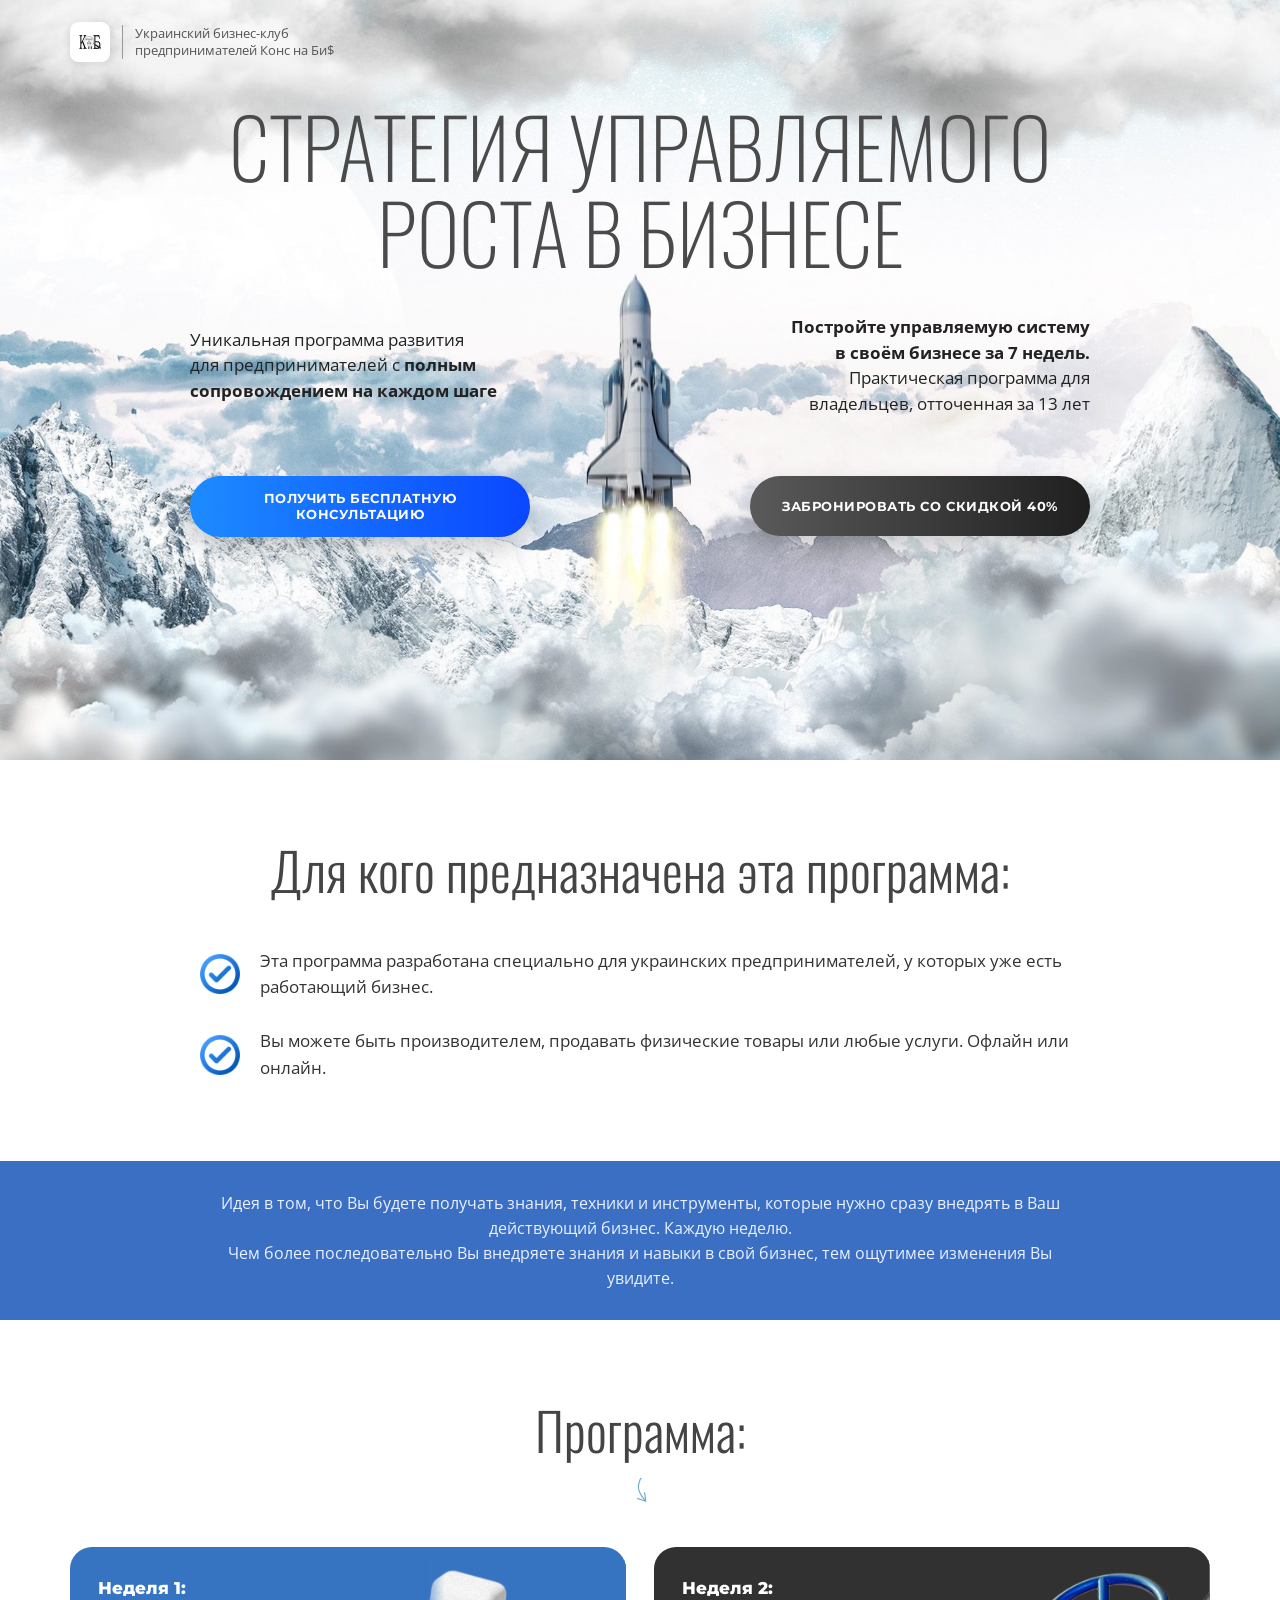
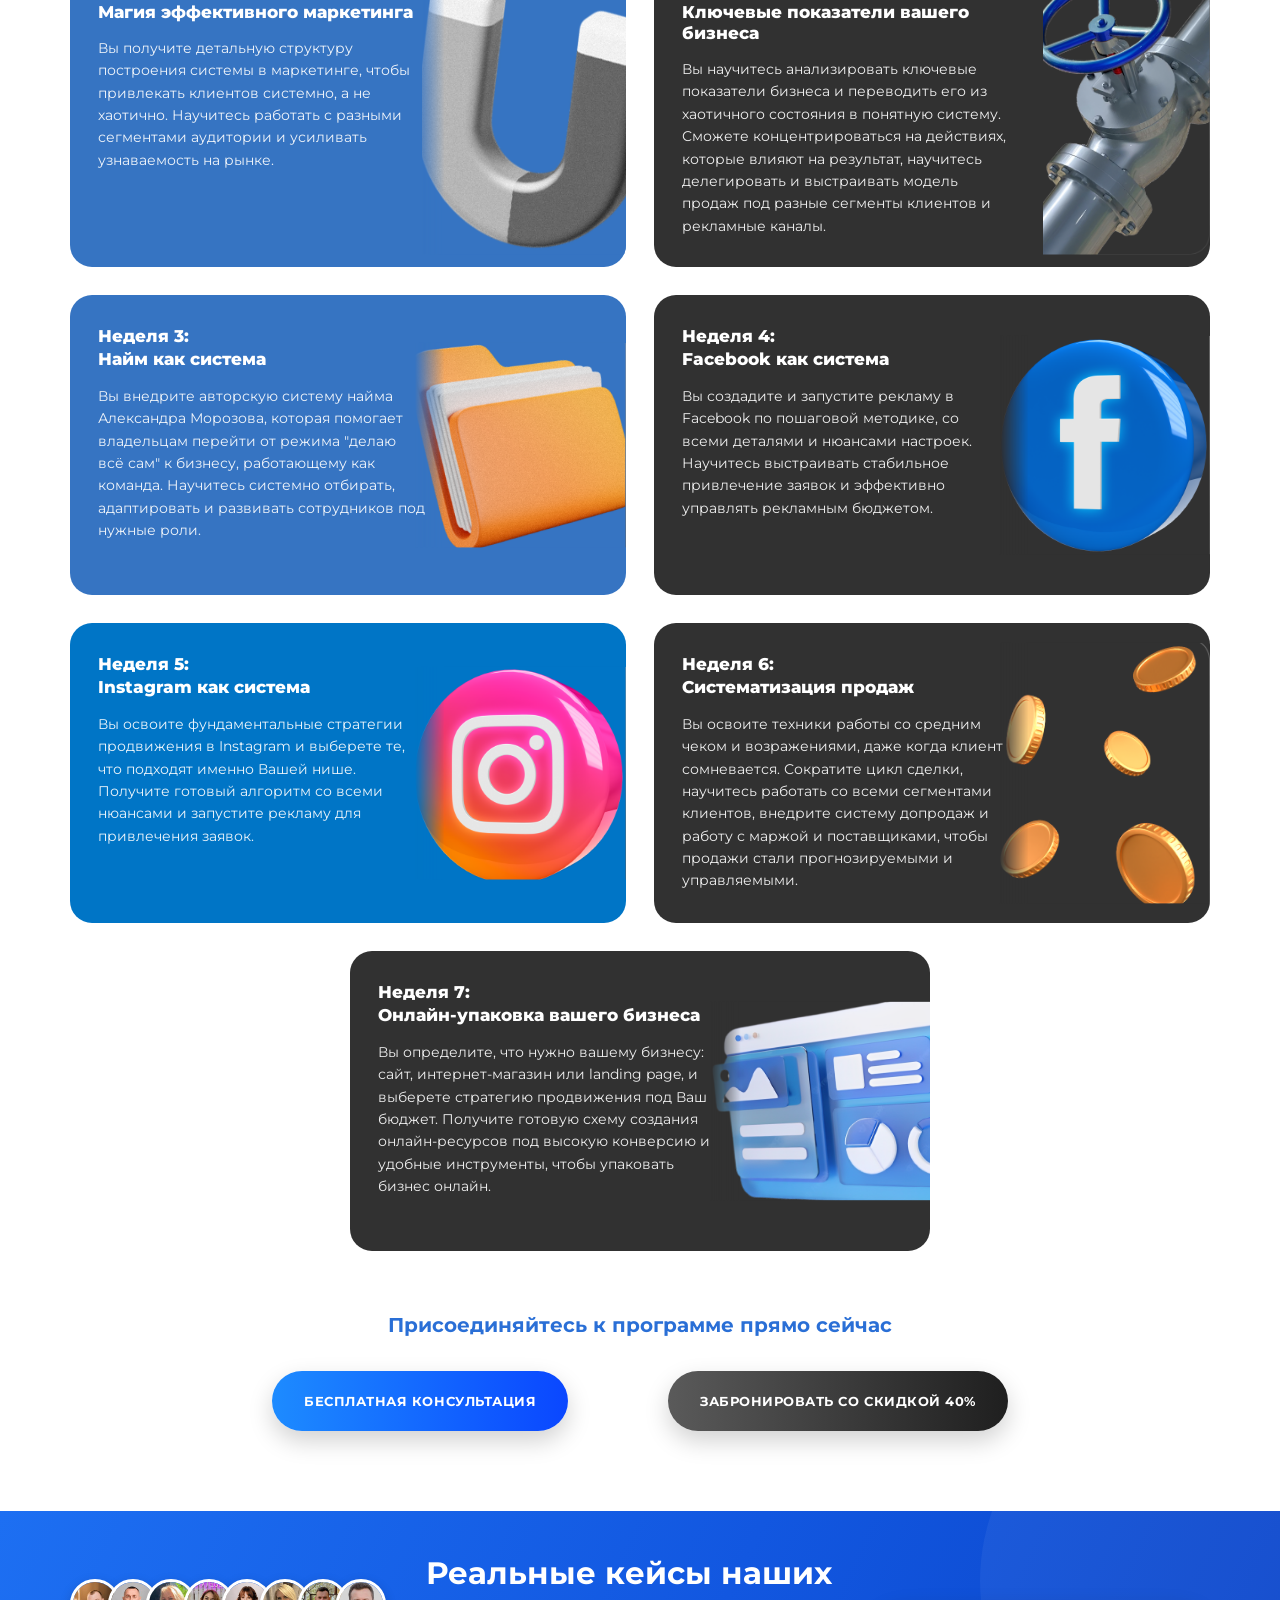
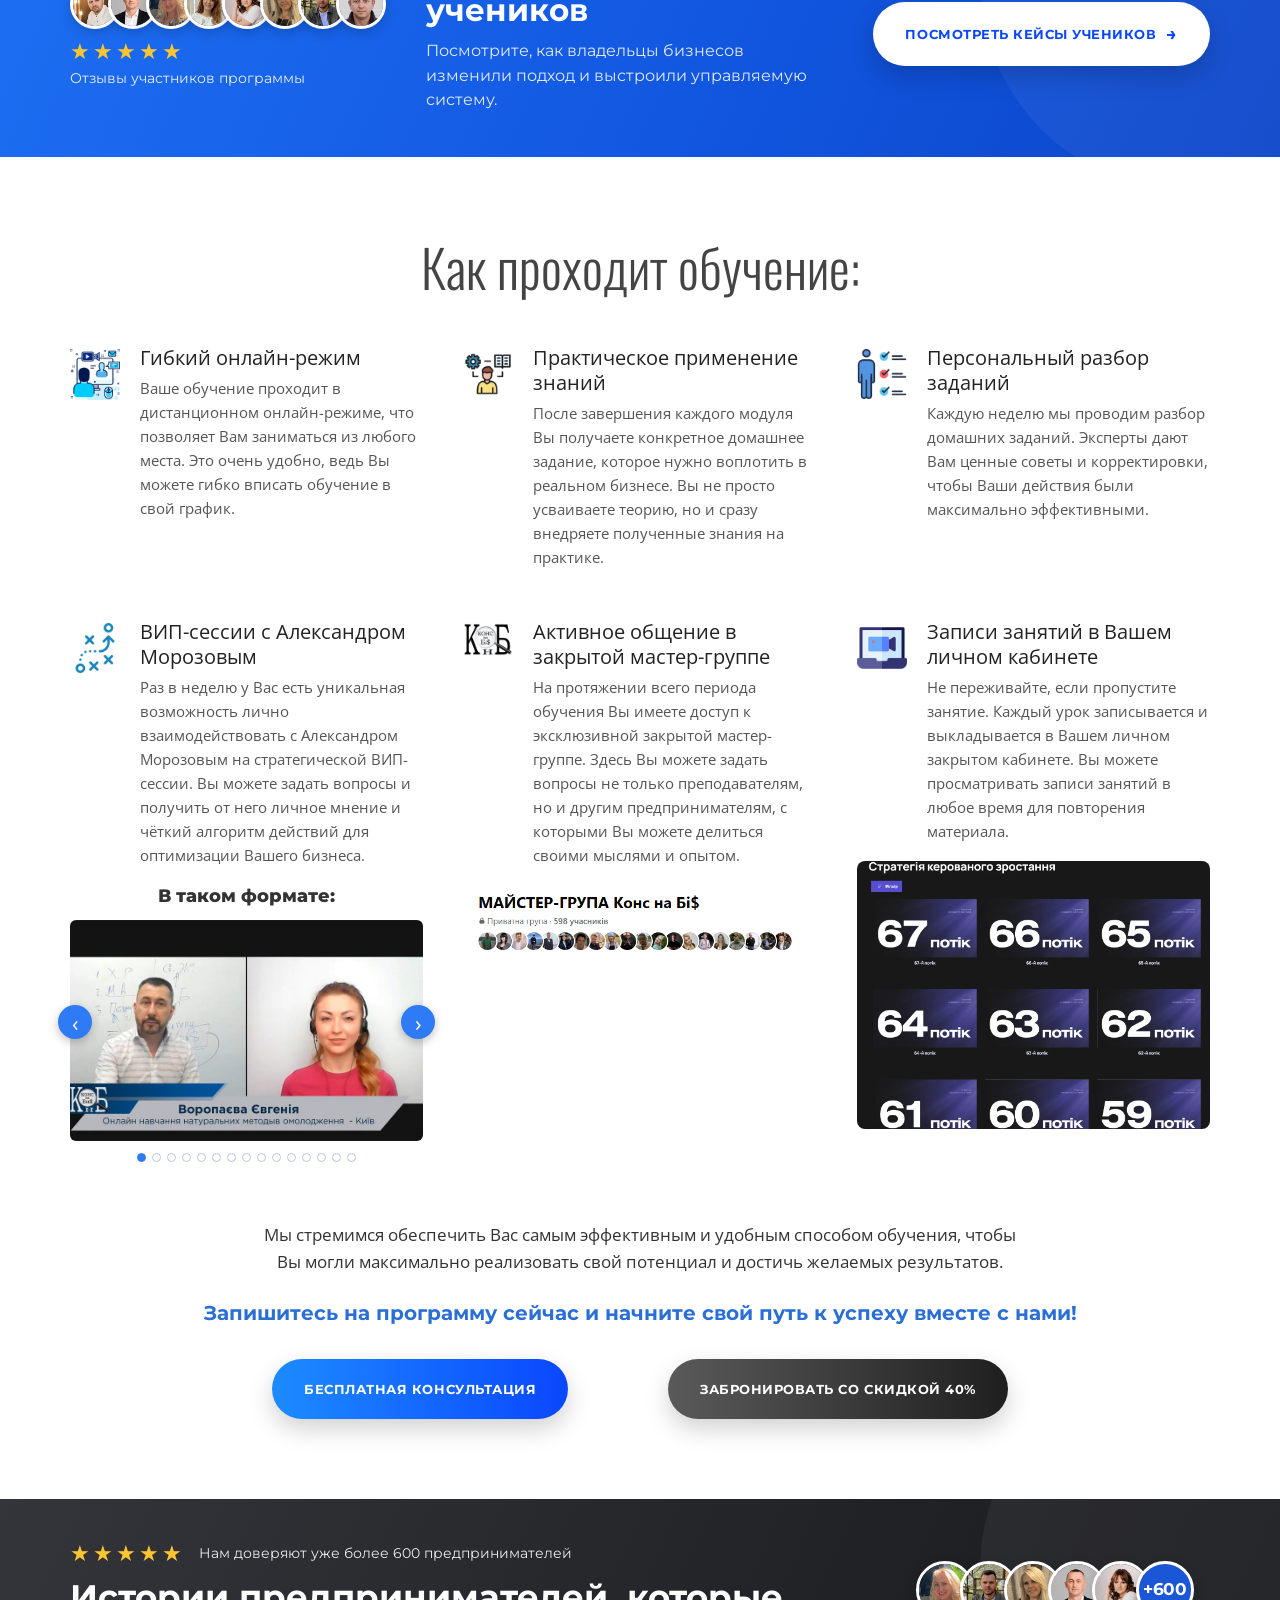
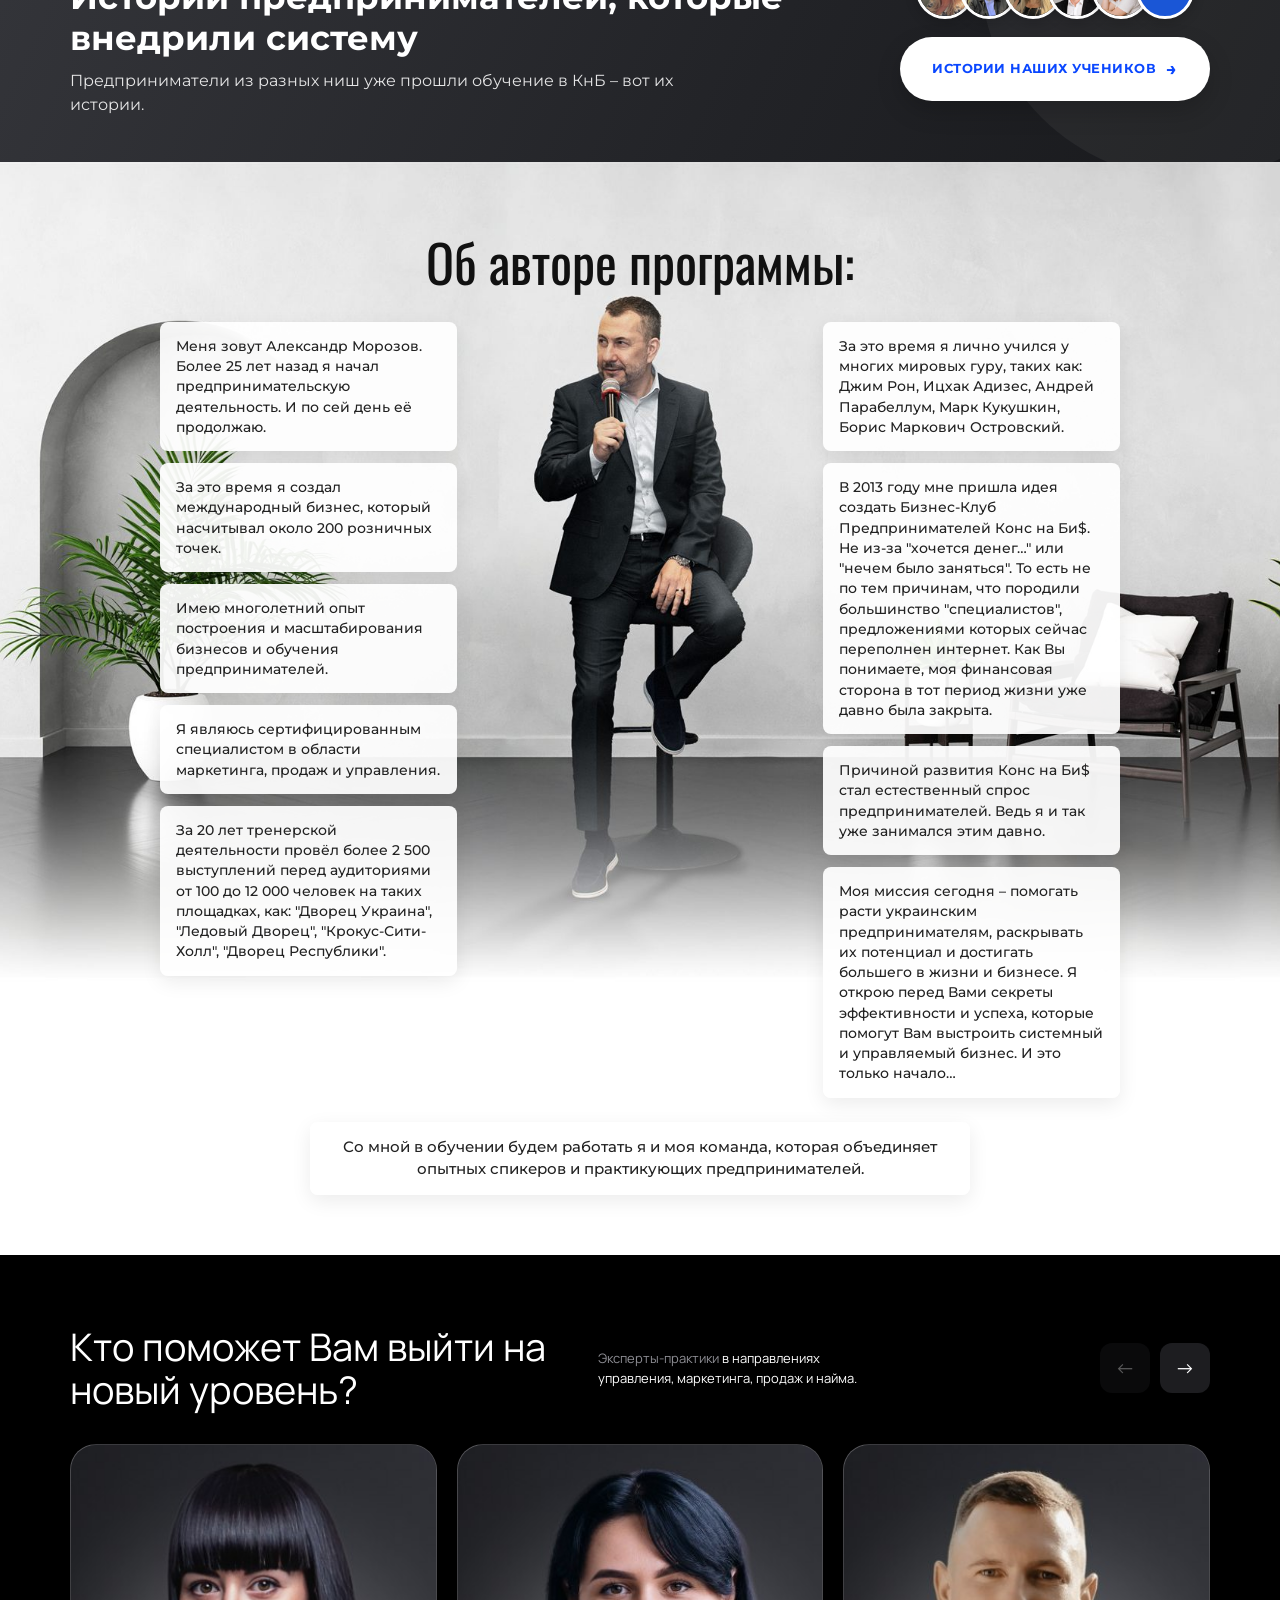
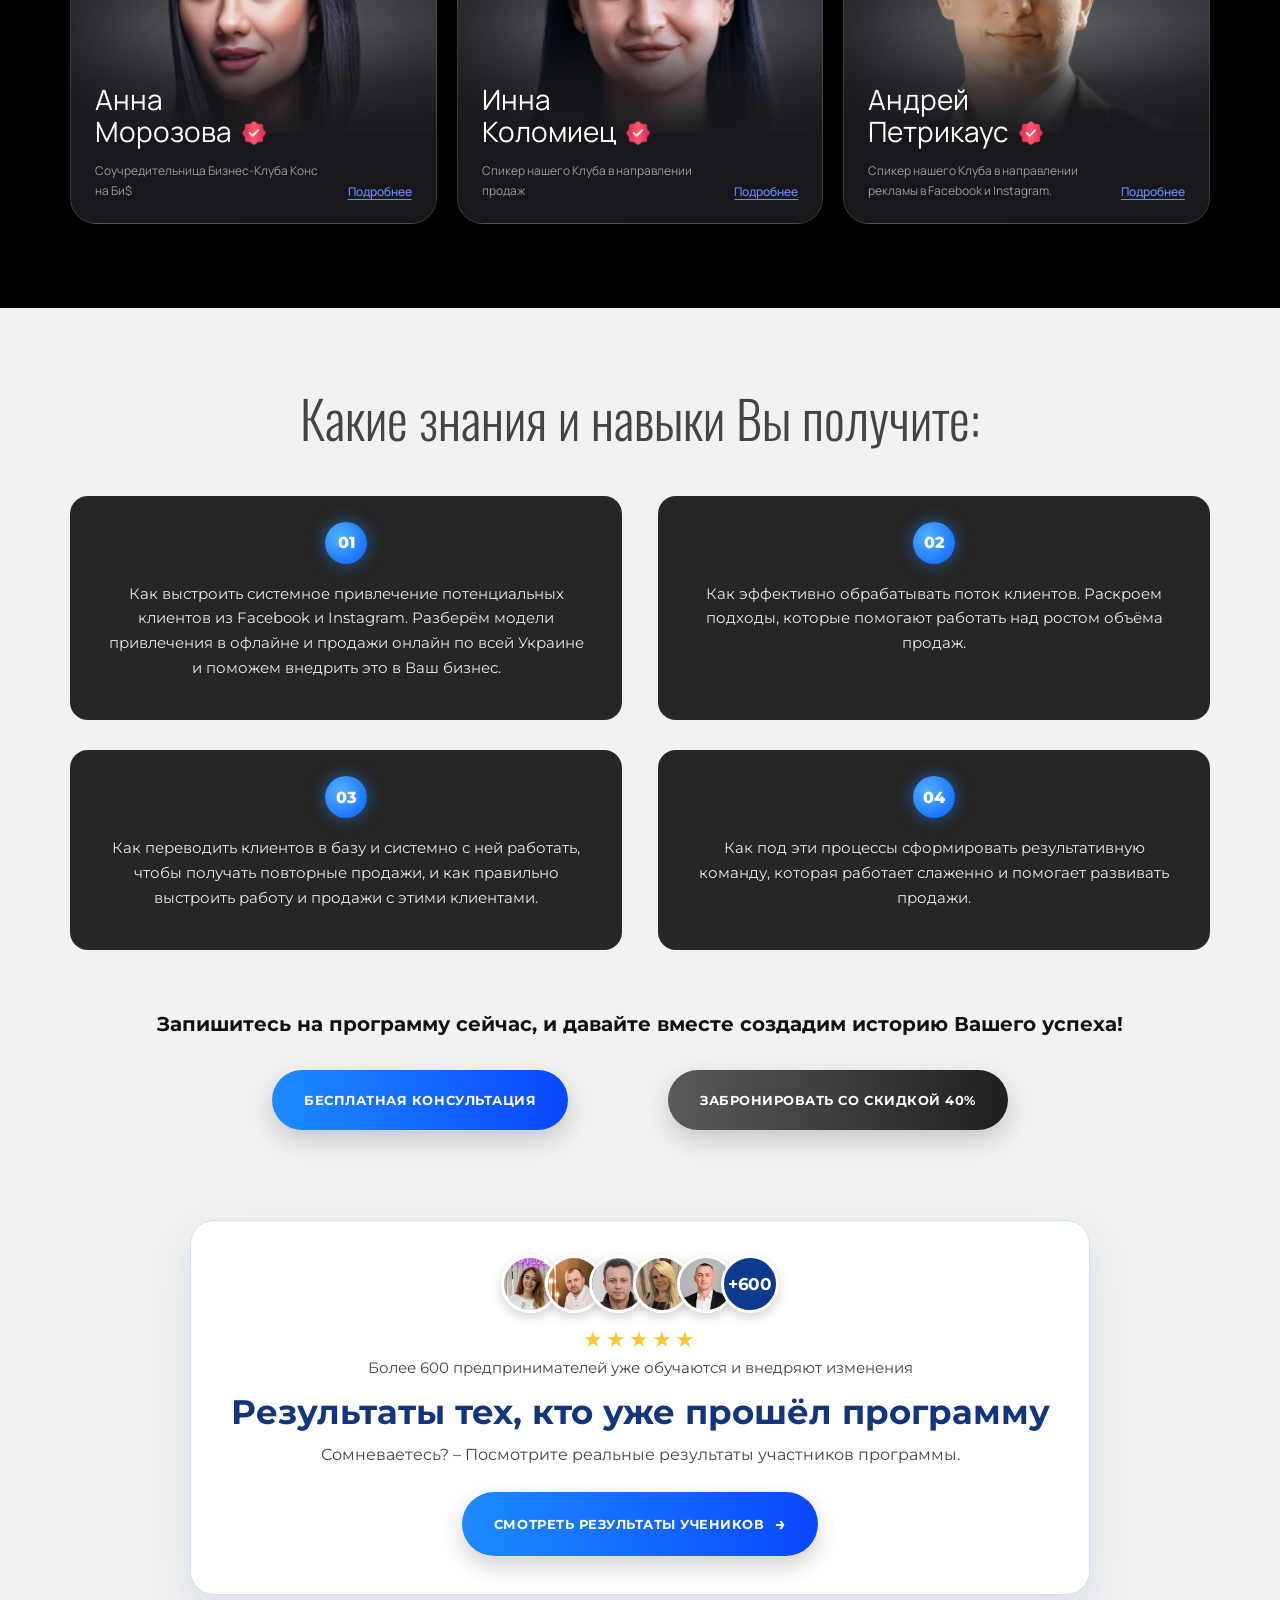
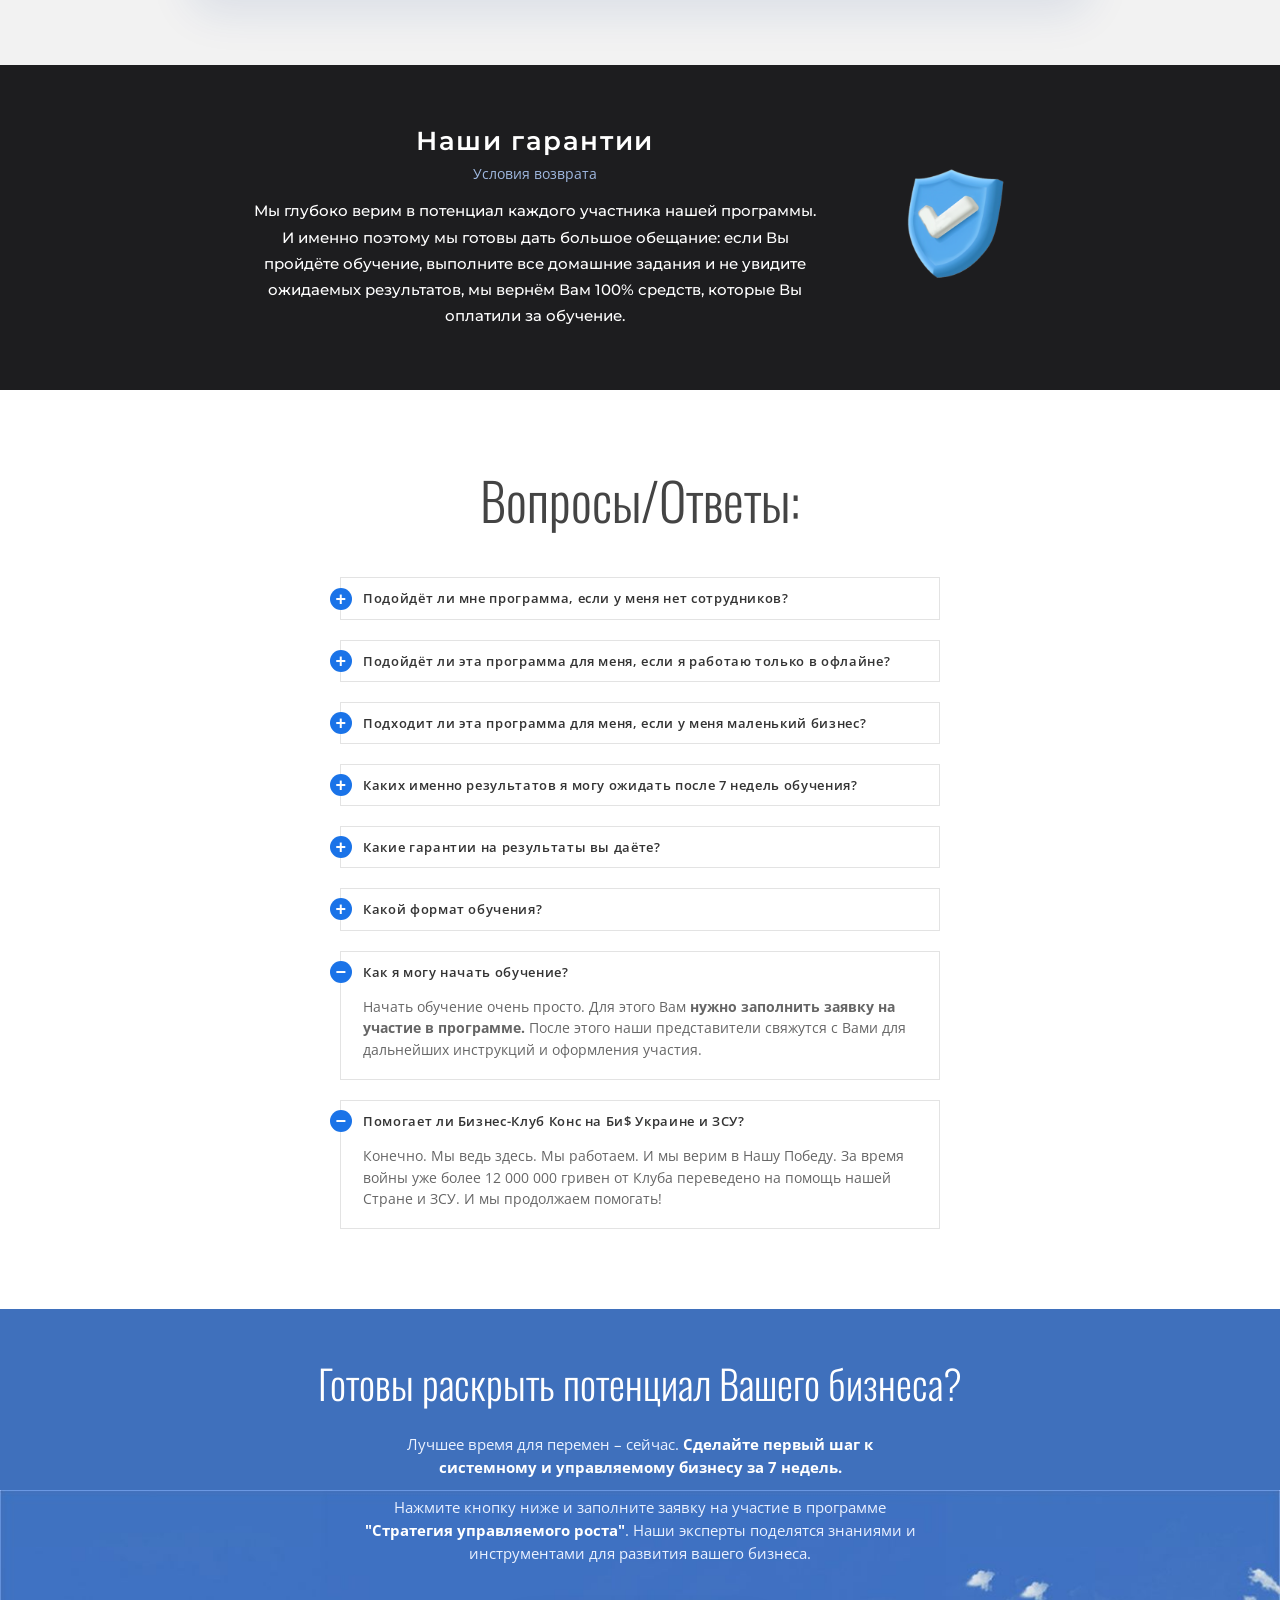
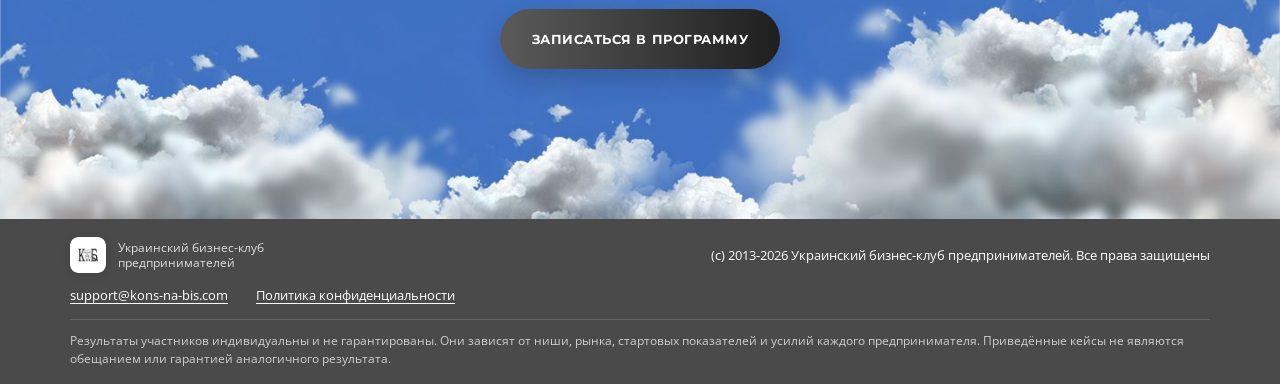
<file: index.html>
<!doctype html>
<html lang="ru">
<head>
  <meta charset="utf-8">
  <meta name="viewport" content="width=device-width, initial-scale=1">
  <title>Стратегия управляемого роста в бизнесе</title>
  <meta name="description" content="Постройте управляемую систему в своём бизнесе за 7 недель. Практическая программа для владельцев, отточенная за 13 лет.">
  <meta property="og:type" content="website">
  <meta property="og:title" content="Стратегия управляемого роста в бизнесе">
  <meta property="og:description" content="Постройте управляемую систему в своём бизнесе за 7 недель. Практическая программа для владельцев, отточенная за 13 лет.">
  <meta property="og:image" content="/assets/img/hero-bg.jpg">
  <link rel="icon" type="image/png" href="/assets/img/logo-kb.png">

  <link rel="preconnect" href="https://fonts.googleapis.com">
  <link rel="preconnect" href="https://fonts.gstatic.com" crossorigin>
  <link href="https://fonts.googleapis.com/css2?family=Manrope:wght@400;500&family=Montserrat:wght@400;500;600;700;800&family=Open+Sans:wght@400;600;700&family=Oswald:wght@200;300;400&display=swap" rel="stylesheet">
  <link rel="stylesheet" href="/css/styles.css">

  <!-- Google Tag Manager (той самий контейнер, що й на Creatium) -->
  <script>(function(w,d,s,l,i){w[l]=w[l]||[];w[l].push({'gtm.start':
  new Date().getTime(),event:'gtm.js'});var f=d.getElementsByTagName(s)[0],
  j=d.createElement(s),dl=l!='dataLayer'?'&l='+l:'';j.async=true;j.src=
  'https://www.googletagmanager.com/gtm.js?id='+i+dl;f.parentNode.insertBefore(j,f);
  })(window,document,'script','dataLayer','GTM-WQSTVG6H');</script>
</head>
<body>
<noscript><iframe src="https://www.googletagmanager.com/ns.html?id=GTM-WQSTVG6H" height="0" width="0" style="display:none;visibility:hidden"></iframe></noscript>

<!-- ============ HERO ============ -->
<header class="hero">
  <div class="container hero__top">
    <div class="brand">
      <img src="/assets/img/logo.png" alt="Конс на Би$" width="40" height="40">
      <span>Украинский бизнес-клуб<br>предпринимателей Конс на Би$</span>
    </div>
  </div>

  <div class="container hero__body">
    <h1 class="hero__title">Стратегия управляемого<br>роста в бизнесе</h1>

    <div class="hero__cols">
      <p class="hero__lead hero__lead--left">
        Уникальная программа развития для предпринимателей с <b>полным сопровождением на каждом шаге</b>
      </p>
      <div class="hero__rocket-space" aria-hidden="true"></div>
      <p class="hero__lead hero__lead--right">
        <b>Постройте управляемую систему в своём бизнесе за 7 недель.</b> Практическая программа для владельцев, отточенная за&nbsp;13&nbsp;лет
      </p>
    </div>

    <div class="hero__cols hero__cols--buttons">
      <button class="btn btn--blue" data-open-form="consultation">Получить бесплатную консультацию</button>
      <div class="hero__rocket-space" aria-hidden="true"></div>
      <button class="btn btn--dark" data-open-form="discount">Забронировать со скидкой 40%</button>
    </div>

    <!-- Відкрита форма на першому екрані — тільки на мобільних (як в оригіналі) -->
    <div class="lead-box hero__form">
      <form class="lead-form" data-form-kind="hero" novalidate>
        <p class="lead-form__title"><b>Запишитесь на бесплатную консультацию по Вашему бизнесу,</b> чтобы узнать, подходит ли Вам наша программа.</p>
        <p class="lead-form__subtitle">Если да – <b>получите чёткий план развития и скидку 40% на обучение</b></p>

        <label class="field">
          <span>Ваше имя: *</span>
          <input type="text" name="name" autocomplete="name" required maxlength="100">
        </label>
        <label class="field">
          <span>Контактный телефон: *</span>
          <input type="tel" name="phone" autocomplete="tel" inputmode="tel" required placeholder="+380" maxlength="20">
        </label>
        <input type="text" name="website" tabindex="-1" autocomplete="off" class="hp" aria-hidden="true">
        <input type="hidden" name="form">
        <!-- Статичні поля для CRM NetHunt -->
        <input type="hidden" name="source" value="Заявка на консультацію (СКЗ новий - Google)">
        <input type="hidden" name="leadname" value="Заявка на безкоштовну консультацію: СКЗ новий - Гугл пошук">

        <p class="lead-form__error" role="alert" hidden></p>
        <button class="btn btn--blue btn--block" type="submit">Получить бесплатную консультацию</button>
        <p class="lead-form__privacy">Все данные конфиденциальны и нужны только для связи с менеджером.<br>
          Отправляя заявку, Вы соглашаетесь с <a href="https://biznes-club-knb.com/policies" target="_blank" rel="noopener">политикой конфиденциальности</a>.</p>
      </form>
      <div class="lead-thanks" hidden>
        <p class="lead-form__title"><b>Спасибо! Заявка получена.</b></p>
        <p>Наш менеджер свяжется с Вами в ближайшее время.</p>
      </div>
    </div>
  </div>
</header>

<main>

<!-- ============ ДЛЯ КОГО ============ -->
<section class="section" id="dlia-koho">
  <div class="container container--narrow">
    <h2 class="h2">Для кого предназначена эта программа:</h2>
    <ul class="checklist">
      <li>Эта программа разработана специально для украинских предпринимателей, у которых уже есть работающий бизнес.</li>
      <li>Вы можете быть производителем, продавать физические товары или любые услуги. Офлайн или онлайн.</li>
    </ul>
  </div>
</section>

<section class="banner">
  <div class="container container--narrow">
    <p>Идея в том, что Вы будете получать знания, техники и инструменты, которые нужно сразу внедрять в Ваш действующий бизнес. Каждую неделю.<br>
    Чем более последовательно Вы внедряете знания и навыки в свой бизнес, тем ощутимее изменения Вы увидите.</p>
  </div>
</section>

<!-- ============ ПРОГРАМА ============ -->
<section class="section" id="programa">
  <div class="container">
    <h2 class="h2">Программа:</h2>
    <img class="arrow-down" src="/assets/img/arrow-down.png" alt="" width="27" height="29">

    <div class="weeks">
      <article class="week week--blue">
        <div class="week__text">
          <p class="week__num">Неделя 1:</p>
          <h3 class="week__title">Магия эффективного маркетинга</h3>
          <p>Вы получите детальную структуру построения системы в маркетинге, чтобы привлекать клиентов системно, а не хаотично. Научитесь работать с разными сегментами аудитории и усиливать узнаваемость на рынке.</p>
        </div>
        <img class="week__img" src="/assets/img/week-1.png" alt="" loading="lazy">
      </article>

      <article class="week week--dark">
        <div class="week__text">
          <p class="week__num">Неделя 2:</p>
          <h3 class="week__title">Ключевые показатели вашего бизнеса</h3>
          <p>Вы научитесь анализировать ключевые показатели бизнеса и переводить его из хаотичного состояния в понятную систему. Сможете концентрироваться на действиях, которые влияют на результат, научитесь делегировать и выстраивать модель продаж под разные сегменты клиентов и рекламные каналы.</p>
        </div>
        <img class="week__img" src="/assets/img/week-2.png" alt="" loading="lazy">
      </article>

      <article class="week week--blue">
        <div class="week__text">
          <p class="week__num">Неделя 3:</p>
          <h3 class="week__title">Найм как система</h3>
          <p>Вы внедрите авторскую систему найма Александра Морозова, которая помогает владельцам перейти от режима "делаю всё сам" к бизнесу, работающему как команда. Научитесь системно отбирать, адаптировать и развивать сотрудников под нужные роли.</p>
        </div>
        <img class="week__img" src="/assets/img/week-3.png" alt="" loading="lazy">
      </article>

      <article class="week week--dark">
        <div class="week__text">
          <p class="week__num">Неделя 4:</p>
          <h3 class="week__title">Facebook как система</h3>
          <p>Вы создадите и запустите рекламу в Facebook по пошаговой методике, со всеми деталями и нюансами настроек. Научитесь выстраивать стабильное привлечение заявок и эффективно управлять рекламным бюджетом.</p>
        </div>
        <img class="week__img" src="/assets/img/week-4.png" alt="" loading="lazy">
      </article>

      <article class="week week--blue2">
        <div class="week__text">
          <p class="week__num">Неделя 5:</p>
          <h3 class="week__title">Instagram как система</h3>
          <p>Вы освоите фундаментальные стратегии продвижения в Instagram и выберете те, что подходят именно Вашей нише. Получите готовый алгоритм со всеми нюансами и запустите рекламу для привлечения заявок.</p>
        </div>
        <img class="week__img" src="/assets/img/week-5.png" alt="" loading="lazy">
      </article>

      <article class="week week--dark">
        <div class="week__text">
          <p class="week__num">Неделя 6:</p>
          <h3 class="week__title">Систематизация продаж</h3>
          <p>Вы освоите техники работы со средним чеком и возражениями, даже когда клиент сомневается. Сократите цикл сделки, научитесь работать со всеми сегментами клиентов, внедрите систему допродаж и работу с маржой и поставщиками, чтобы продажи стали прогнозируемыми и управляемыми.</p>
        </div>
        <img class="week__img" src="/assets/img/week-6.png" alt="" loading="lazy">
      </article>

      <article class="week week--dark week--wide">
        <div class="week__text">
          <p class="week__num">Неделя 7:</p>
          <h3 class="week__title">Онлайн-упаковка вашего бизнеса</h3>
          <p>Вы определите, что нужно вашему бизнесу: сайт, интернет-магазин или landing page, и выберете стратегию продвижения под Ваш бюджет. Получите готовую схему создания онлайн-ресурсов под высокую конверсию и удобные инструменты, чтобы упаковать бизнес онлайн.</p>
        </div>
        <img class="week__img" src="/assets/img/week-7.png" alt="" loading="lazy">
      </article>
    </div>

    <div class="cta">
      <p class="cta__text">Присоединяйтесь к программе прямо сейчас</p>
      <div class="cta__buttons">
        <button class="btn btn--blue" data-open-form="consultation">Бесплатная консультация</button>
        <button class="btn btn--dark" data-open-form="discount">Забронировать со скидкой 40%</button>
      </div>
    </div>
  </div>
</section>

<!-- ============ ПЛАШКА: КЕЙСИ 1 ============ -->
<section class="cases-band cases-band--blue">
  <div class="container cases-band__inner cases-band__inner--split">
    <div class="cases-band__proof">
      <div class="avatars" aria-hidden="true"><img src="/assets/img/avatar-1.jpg" alt="" width="160" height="160" loading="lazy"><img src="/assets/img/avatar-2.jpg" alt="" width="160" height="160" loading="lazy"><img src="/assets/img/avatar-3.jpg" alt="" width="160" height="160" loading="lazy"><img src="/assets/img/avatar-4.jpg" alt="" width="160" height="160" loading="lazy"><img src="/assets/img/avatar-5.jpg" alt="" width="160" height="160" loading="lazy"><img src="/assets/img/avatar-6.jpg" alt="" width="160" height="160" loading="lazy"><img src="/assets/img/avatar-7.jpg" alt="" width="160" height="160" loading="lazy"><img src="/assets/img/avatar-8.jpg" alt="" width="160" height="160" loading="lazy"></div>
      <p class="cases-band__rating"><span class="stars" role="img" aria-label="5 звёзд">★★★★★</span><span>Отзывы участников программы</span></p>
    </div>
    <div class="cases-band__text">
      <h2 class="cases-band__title">Реальные кейсы наших учеников</h2>
      <p class="cases-band__sub">Посмотрите, как владельцы бизнесов изменили подход и выстроили управляемую систему.</p>
    </div>
    <a class="btn btn--white" id="click-cases-1" href="/kejsy">Посмотреть кейсы учеников <span class="btn__arrow" aria-hidden="true">→</span></a>
  </div>
</section>

<!-- ============ ЯК ПРОХОДИТЬ НАВЧАННЯ ============ -->
<section class="section" id="yak-prokhodyt">
  <div class="container">
    <h2 class="h2">Как проходит обучение:</h2>

    <div class="features">
      <div class="feature">
        <img src="/assets/img/ic-online.png" alt="" width="64" height="64" loading="lazy">
        <div>
          <h3>Гибкий онлайн-режим</h3>
          <p>Ваше обучение проходит в дистанционном онлайн-режиме, что позволяет Вам заниматься из любого места. Это очень удобно, ведь Вы можете гибко вписать обучение в свой график.</p>
        </div>
      </div>
      <div class="feature">
        <img src="/assets/img/ic-practice.png" alt="" width="64" height="64" loading="lazy">
        <div>
          <h3>Практическое применение знаний</h3>
          <p>После завершения каждого модуля Вы получаете конкретное домашнее задание, которое нужно воплотить в реальном бизнесе. Вы не просто усваиваете теорию, но и сразу внедряете полученные знания на практике.</p>
        </div>
      </div>
      <div class="feature">
        <img src="/assets/img/ic-review.png" alt="" width="64" height="64" loading="lazy">
        <div>
          <h3>Персональный разбор заданий</h3>
          <p>Каждую неделю мы проводим разбор домашних заданий. Эксперты дают Вам ценные советы и корректировки, чтобы Ваши действия были максимально эффективными.</p>
        </div>
      </div>

      <div class="feature">
        <img src="/assets/img/ic-vip.png" alt="" width="64" height="64" loading="lazy">
        <div>
          <h3>ВИП-сессии с Александром Морозовым</h3>
          <p>Раз в неделю у Вас есть уникальная возможность лично взаимодействовать с Александром Морозовым на стратегической ВИП-сессии. Вы можете задать вопросы и получить от него личное мнение и чёткий алгоритм действий для оптимизации Вашего бизнеса.</p>
        </div>
        <div class="feature__media">
          <p class="feature__caption">В таком формате:</p>
          <div class="slider" data-slider>
            <div class="slider__track">
              <img src="/assets/img/format-01.jpg" alt="Онлайн-занятия программы" loading="lazy">
              <img src="/assets/img/format-02.jpg" alt="Онлайн-занятия программы" loading="lazy">
              <img src="/assets/img/format-03.jpg" alt="Онлайн-занятия программы" loading="lazy">
              <img src="/assets/img/format-04.jpg" alt="Онлайн-занятия программы" loading="lazy">
              <img src="/assets/img/format-05.jpg" alt="Онлайн-занятия программы" loading="lazy">
              <img src="/assets/img/format-06.jpg" alt="Онлайн-занятия программы" loading="lazy">
              <img src="/assets/img/format-07.jpg" alt="Онлайн-занятия программы" loading="lazy">
              <img src="/assets/img/format-08.jpg" alt="Онлайн-занятия программы" loading="lazy">
              <img src="/assets/img/format-09.jpg" alt="Онлайн-занятия программы" loading="lazy">
              <img src="/assets/img/format-10.jpg" alt="Онлайн-занятия программы" loading="lazy">
              <img src="/assets/img/format-11.jpg" alt="Онлайн-занятия программы" loading="lazy">
              <img src="/assets/img/format-12.jpg" alt="Онлайн-занятия программы" loading="lazy">
              <img src="/assets/img/format-13.jpg" alt="Онлайн-занятия программы" loading="lazy">
              <img src="/assets/img/format-14.jpg" alt="Онлайн-занятия программы" loading="lazy">
              <img src="/assets/img/format-15.jpg" alt="Онлайн-занятия программы" loading="lazy">
            </div>
            <button class="slider__arrow slider__arrow--prev" aria-label="Предыдущий слайд">‹</button>
            <button class="slider__arrow slider__arrow--next" aria-label="Следующий слайд">›</button>
            <div class="slider__dots"></div>
          </div>
        </div>
      </div>
      <div class="feature">
        <img src="/assets/img/logo-kb.png" alt="" width="64" height="42" loading="lazy">
        <div>
          <h3>Активное общение в закрытой мастер-группе</h3>
          <p>На протяжении всего периода обучения Вы имеете доступ к эксклюзивной закрытой мастер-группе. Здесь Вы можете задать вопросы не только преподавателям, но и другим предпринимателям, с которыми Вы можете делиться своими мыслями и опытом.</p>
        </div>
        <div class="feature__media">
          <img src="/assets/img/mastergroup-598.png" alt="Закрытая мастер-группа Конс на Би$" loading="lazy">
        </div>
      </div>
      <div class="feature">
        <img src="/assets/img/ic-records.png" alt="" width="64" height="64" loading="lazy">
        <div>
          <h3>Записи занятий в Вашем личном кабинете</h3>
          <p>Не переживайте, если пропустите занятие. Каждый урок записывается и выкладывается в Вашем личном закрытом кабинете. Вы можете просматривать записи занятий в любое время для повторения материала.</p>
        </div>
        <div class="feature__media">
          <img src="/assets/img/cabinet-67.webp" alt="Личный кабинет с записями занятий" loading="lazy">
        </div>
      </div>
    </div>

    <div class="cta">
      <p class="cta__note">Мы стремимся обеспечить Вас самым эффективным и удобным способом обучения, чтобы Вы могли максимально реализовать свой потенциал и достичь желаемых результатов.</p>
      <p class="cta__text">Запишитесь на программу сейчас и начните свой путь к успеху вместе с нами!</p>
      <div class="cta__buttons">
        <button class="btn btn--blue" data-open-form="consultation">Бесплатная консультация</button>
        <button class="btn btn--dark" data-open-form="discount">Забронировать со скидкой 40%</button>
      </div>
    </div>
  </div>
</section>

<!-- ============ ПЛАШКА: КЕЙСИ 2 ============ -->
<section class="cases-band cases-band--dark">
  <div class="container cases-band__inner cases-band__inner--wide">
    <div class="cases-band__text">
      <p class="cases-band__rating cases-band__rating--inline"><span class="stars" role="img" aria-label="5 звёзд">★★★★★</span><span>Нам доверяют уже более 600 предпринимателей</span></p>
      <h2 class="cases-band__title">Истории предпринимателей, которые внедрили систему</h2>
      <p class="cases-band__sub">Предприниматели из разных ниш уже прошли обучение в КнБ – вот их истории.</p>
    </div>
    <div class="cases-band__action">
      <div class="avatars" aria-hidden="true"><img src="/assets/img/avatar-3.jpg" alt="" width="160" height="160" loading="lazy"><img src="/assets/img/avatar-7.jpg" alt="" width="160" height="160" loading="lazy"><img src="/assets/img/avatar-6.jpg" alt="" width="160" height="160" loading="lazy"><img src="/assets/img/avatar-2.jpg" alt="" width="160" height="160" loading="lazy"><img src="/assets/img/avatar-5.jpg" alt="" width="160" height="160" loading="lazy"><span class="avatars__more">+600</span></div>
      <a class="btn btn--white" id="click-cases-2" href="/kejsy">Истории наших учеников <span class="btn__arrow" aria-hidden="true">→</span></a>
    </div>
  </div>
</section>

<!-- ============ ПРО АВТОРА ============ -->
<section class="author" id="pro-avtora">
  <div class="container">
    <h2 class="h2 author__title">Об авторе программы:</h2>
    <div class="author__grid">
      <div class="author__col">
        <p class="note">Меня зовут Александр Морозов. Более 25 лет назад я начал предпринимательскую деятельность. И по сей день её продолжаю.</p>
        <p class="note">За это время я создал международный бизнес, который насчитывал около 200 розничных точек.</p>
        <p class="note">Имею многолетний опыт построения и масштабирования бизнесов и обучения предпринимателей.</p>
        <p class="note">Я являюсь сертифицированным специалистом в области маркетинга, продаж и управления.</p>
        <p class="note">За 20 лет тренерской деятельности провёл более 2 500 выступлений перед аудиториями от 100 до 12 000 человек на таких площадках, как: "Дворец Украина", "Ледовый Дворец", "Крокус-Сити-Холл", "Дворец Республики".</p>
      </div>
      <div class="author__photo" aria-hidden="true"></div>
      <div class="author__col">
        <p class="note">За это время я лично учился у многих мировых гуру, таких как: Джим Рон, Ицхак Адизес, Андрей Парабеллум, Марк Кукушкин, Борис Маркович Островский.</p>
        <p class="note">В 2013 году мне пришла идея создать Бизнес-Клуб Предпринимателей Конс на Би$. Не из-за "хочется денег…" или "нечем было заняться". То есть не по тем причинам, что породили большинство "специалистов", предложениями которых сейчас переполнен интернет. Как Вы понимаете, моя финансовая сторона в тот период жизни уже давно была закрыта.</p>
        <p class="note">Причиной развития Конс на Би$ стал естественный спрос предпринимателей. Ведь я и так уже занимался этим давно.</p>
        <p class="note">Моя миссия сегодня – помогать расти украинским предпринимателям, раскрывать их потенциал и достигать большего в жизни и бизнесе. Я открою перед Вами секреты эффективности и успеха, которые помогут Вам выстроить системный и управляемый бизнес. И это только начало…</p>
      </div>
    </div>
    <p class="note note--wide">Со мной в обучении будем работать я и моя команда, которая объединяет опытных спикеров и практикующих предпринимателей.</p>
  </div>
</section>

<!-- ============ ЕКСПЕРТИ ============ -->
<section class="experts" id="eksperty">
  <div class="container">
    <div class="experts__head">
      <h2 class="experts__title">Кто поможет Вам выйти на новый уровень?</h2>
      <p class="experts__subtitle">Эксперты-практики <span>в направлениях управления, маркетинга, продаж и найма.</span></p>
      <div class="experts__arrows">
        <button type="button" class="experts__arrow" data-experts-prev aria-label="Предыдущий спикер">←</button>
        <button type="button" class="experts__arrow" data-experts-next aria-label="Следующий спикер">→</button>
      </div>
    </div>

    <div class="experts__track" data-experts-track>
        <article class="expert">
          <img class="expert__photo" src="/assets/img/expert-morozova.jpg" alt="Анна Морозова" width="352" height="278" loading="lazy">
          <div class="expert__body">
            <h3 class="expert__name">Анна<br>Морозова <img class="badge" src="/assets/img/badge-verified.png" alt="" width="24" height="24"></h3>
            <div class="expert__row">
              <p class="expert__short">Соучредительница Бизнес-Клуба Конс на Би$</p>
              <button class="expert__more" type="button" data-expert="morozova">Подробнее</button>
            </div>
          </div>
        </article>
        <article class="expert">
          <img class="expert__photo" src="/assets/img/expert-kolomiiets.jpg" alt="Инна Коломиец" width="352" height="278" loading="lazy">
          <div class="expert__body">
            <h3 class="expert__name">Инна<br>Коломиец <img class="badge" src="/assets/img/badge-verified.png" alt="" width="24" height="24"></h3>
            <div class="expert__row">
              <p class="expert__short">Спикер нашего Клуба в направлении продаж</p>
              <button class="expert__more" type="button" data-expert="kolomiiets">Подробнее</button>
            </div>
          </div>
        </article>
        <article class="expert">
          <img class="expert__photo" src="/assets/img/expert-petrykaus.jpg" alt="Андрей Петрикаус" width="352" height="278" loading="lazy">
          <div class="expert__body">
            <h3 class="expert__name">Андрей<br>Петрикаус <img class="badge" src="/assets/img/badge-verified.png" alt="" width="24" height="24"></h3>
            <div class="expert__row">
              <p class="expert__short">Спикер нашего Клуба в направлении рекламы в Facebook и Instagram.</p>
              <button class="expert__more" type="button" data-expert="petrykaus">Подробнее</button>
            </div>
          </div>
        </article>
        <article class="expert">
          <img class="expert__photo" src="/assets/img/expert-antonova.jpg" alt="Жанна Антонова" width="352" height="278" loading="lazy">
          <div class="expert__body">
            <h3 class="expert__name">Жанна<br>Антонова <img class="badge" src="/assets/img/badge-verified.png" alt="" width="24" height="24"></h3>
            <div class="expert__row">
              <p class="expert__short">Спикер нашего Клуба в направлении креативного маркетинга.</p>
              <button class="expert__more" type="button" data-expert="antonova">Подробнее</button>
            </div>
          </div>
        </article>
    </div>

    <!-- Модальні вікна «Детальніше» -->
    <dialog class="expert-modal" id="expert-morozova" aria-labelledby="expert-morozova-title">
      <button class="expert-modal__close" type="button" aria-label="Закрыть" data-close-expert>×</button>
      <h3 class="expert-modal__title" id="expert-morozova-title">Анна Морозова <img class="badge" src="/assets/img/badge-verified.png" alt="" width="24" height="24"></h3>
      <div class="expert-modal__text">
          <p>Предприниматель, маркетолог-практик с опытом более 15 лет. Соучредительница закрытого Бизнес-Клуба Конс на Би$.</p>
          <p>Автор и спикер обучающих программ для владельцев малого и среднего бизнеса в направлениях:</p>
          <ul>
            <li>системного маркетинга</li>
            <li>автоматизированных продаж</li>
            <li>построения результативных команд</li>
            <li>внедрения оптимизации операционных процессов для роста прибыльности бизнеса</li>
          </ul>
          <p>Более 1500 учеников, 27 из которых занимают топовые позиции среди Insta-магазинов.</p>
      </div>
    </dialog>
    <dialog class="expert-modal" id="expert-kolomiiets" aria-labelledby="expert-kolomiiets-title">
      <button class="expert-modal__close" type="button" aria-label="Закрыть" data-close-expert>×</button>
      <h3 class="expert-modal__title" id="expert-kolomiiets-title">Инна Коломиец <img class="badge" src="/assets/img/badge-verified.png" alt="" width="24" height="24"></h3>
      <div class="expert-modal__text">
          <p>Спикер нашего Клуба в направлении продаж. За 10 лет опыта в этой сфере Инна работала с такими направлениями:</p>
          <ul>
            <li>холодные звонки</li>
            <li>тёплые звонки</li>
            <li>первые контакты</li>
            <li>работа с базой</li>
            <li>300+ ниш, 1000+ предпринимателей</li>
          </ul>
          <p>Инна руководила командой в 4-уровневом отделе продаж из 20+ человек, поэтому она точно знает, как продать именно Ваш продукт.</p>
          <p>Инна — автор программы:</p>
          <ul>
            <li>«Алгоритмы создания скриптов»</li>
          </ul>
          <p>И практикумов:</p>
          <ul>
            <li>«Взаимодействие отдела маркетинга и отдела продаж»</li>
            <li>«Работа с клиентской базой для максимизации прибыли»</li>
            <li>«Отдел продаж онлайн: от создания до управления»</li>
            <li>«Скриптоштурм»</li>
          </ul>
      </div>
    </dialog>
    <dialog class="expert-modal" id="expert-petrykaus" aria-labelledby="expert-petrykaus-title">
      <button class="expert-modal__close" type="button" aria-label="Закрыть" data-close-expert>×</button>
      <h3 class="expert-modal__title" id="expert-petrykaus-title">Андрей Петрикаус <img class="badge" src="/assets/img/badge-verified.png" alt="" width="24" height="24"></h3>
      <div class="expert-modal__text">
          <p>Спикер нашего Клуба в направлении таргетированной рекламы в Facebook и Instagram. Имеет 6,5 лет опыта в рекламе.</p>
          <p>Работал с разными нишами:</p>
          <ul>
            <li>кулинарные проекты</li>
            <li>товарный бизнес, арт-услуги</li>
            <li>ниша косметологии</li>
            <li>образовательные проекты и другие направления</li>
          </ul>
          <p>Вы можете услышать Андрея на практикумах:</p>
          <ul>
            <li>«Вечнозелёные воронки»</li>
            <li>«Тренды и фишки Meta»</li>
            <li>«Мастерская КнБ: офферы, креативы, лендинги»</li>
            <li>«Взаимодействие отделов маркетинга, контента и продаж»</li>
          </ul>
          <p>А также на 5-недельном курсе «Facebook под ключ 4.0».</p>
      </div>
    </dialog>
    <dialog class="expert-modal" id="expert-antonova" aria-labelledby="expert-antonova-title">
      <button class="expert-modal__close" type="button" aria-label="Закрыть" data-close-expert>×</button>
      <h3 class="expert-modal__title" id="expert-antonova-title">Жанна Антонова <img class="badge" src="/assets/img/badge-verified.png" alt="" width="24" height="24"></h3>
      <div class="expert-modal__text">
          <p>Спикер нашего Клуба в направлении маркетинга.</p>
          <p>Имеет опыт в SMM более 2,5 лет. Работала со 100+ нишами: от небольших онлайн-магазинов до крупных компаний.</p>
          <p>Вы можете услышать Жанну на:</p>
          <ul>
            <li>4 модуле «Instagram как система»</li>
            <li>программе «Instagram под ключ 4.0»</li>
          </ul>
          <p>А также практикумах:</p>
          <ul>
            <li>SMM-специалист в Вашем бизнесе</li>
            <li>Зелёные воронки: креативы, которые работают</li>
            <li>Контент-ревизия страниц Instagram</li>
            <li>Взаимодействие контент-отдела и отдела трафика</li>
            <li>Взаимодействие контент-отдела и отдела трафика. Часть 2</li>
          </ul>
      </div>
    </dialog>
  </div>
</section>

<!-- ============ ЗНАННЯ ТА НАВИЧКИ ============ -->
<section class="section section--gray" id="znannia">
  <div class="container">
    <h2 class="h2">Какие знания и навыки Вы получите:</h2>
    <div class="skills">
      <div class="skill"><span class="skill__num">01</span>
        <p>Как выстроить системное привлечение потенциальных клиентов из Facebook и Instagram. Разберём модели привлечения в офлайне и продажи онлайн по всей Украине и поможем внедрить это в Ваш бизнес.</p></div>
      <div class="skill"><span class="skill__num">02</span>
        <p>Как эффективно обрабатывать поток клиентов. Раскроем подходы, которые помогают работать над ростом объёма продаж.</p></div>
      <div class="skill"><span class="skill__num">03</span>
        <p>Как переводить клиентов в базу и системно с ней работать, чтобы получать повторные продажи, и как правильно выстроить работу и продажи с этими клиентами.</p></div>
      <div class="skill"><span class="skill__num">04</span>
        <p>Как под эти процессы сформировать результативную команду, которая работает слаженно и помогает развивать продажи.</p></div>
    </div>

    <div class="cta">
      <p class="cta__text cta__text--dark">Запишитесь на программу сейчас, и давайте вместе создадим историю Вашего успеха!</p>
      <div class="cta__buttons">
        <button class="btn btn--blue" data-open-form="consultation">Бесплатная консультация</button>
        <button class="btn btn--dark" data-open-form="discount">Забронировать со скидкой 40%</button>
      </div>
    </div>
  </div>
</section>

<!-- ============ ПЛАШКА: КЕЙСИ 3 ============ -->
<section class="cases-promo cases-promo--gray">
  <div class="container">
    <div class="cases-card">
      <div class="avatars" aria-hidden="true"><img src="/assets/img/avatar-4.jpg" alt="" width="160" height="160" loading="lazy"><img src="/assets/img/avatar-1.jpg" alt="" width="160" height="160" loading="lazy"><img src="/assets/img/avatar-8.jpg" alt="" width="160" height="160" loading="lazy"><img src="/assets/img/avatar-6.jpg" alt="" width="160" height="160" loading="lazy"><img src="/assets/img/avatar-2.jpg" alt="" width="160" height="160" loading="lazy"><span class="avatars__more">+600</span></div>
      <span class="stars" role="img" aria-label="5 звёзд">★★★★★</span>
      <p class="cases-card__proof">Более 600 предпринимателей уже обучаются и внедряют изменения</p>
      <h2 class="cases-card__title">Результаты тех, кто уже прошёл программу</h2>
      <p class="cases-card__sub">Сомневаетесь? – Посмотрите реальные результаты участников программы.</p>
      <a class="btn btn--blue" id="click-cases-3" href="/kejsy">Смотреть результаты учеников <span class="btn__arrow" aria-hidden="true">→</span></a>
    </div>
  </div>
</section>

<!-- ============ ГАРАНТІЇ ============ -->
<section class="guarantee" id="umovy-povernennia">
  <div class="container guarantee__inner">
    <div>
      <h2 class="guarantee__title">Наши гарантии</h2>
      <p class="guarantee__subtitle">Условия возврата</p>
      <p>Мы глубоко верим в потенциал каждого участника нашей программы. И именно поэтому мы готовы дать большое обещание: если Вы пройдёте обучение, выполните все домашние задания и не увидите ожидаемых результатов, мы вернём Вам 100% средств, которые Вы оплатили за обучение.</p>
    </div>
    <img src="/assets/img/shield.png" alt="" width="180" height="185" loading="lazy">
  </div>
</section>

<!-- ============ FAQ ============ -->
<section class="section" id="faq">
  <div class="container container--narrow">
    <h2 class="h2">Вопросы/Ответы:</h2>
    <div class="faq">
      <details>
        <summary>Подойдёт ли мне программа, если у меня нет сотрудников?</summary>
        <p>Да. Программа рассчитана как на бизнесы с командой сотрудников, так и на владельцев, которые работают самостоятельно. Независимо от количества сотрудников, Вы получите стратегии и инструменты для системного развития бизнеса.</p>
      </details>
      <details>
        <summary>Подойдёт ли эта программа для меня, если я работаю только в офлайне?</summary>
        <p>Да. Программа полезна независимо от формата Вашей работы – онлайн или только офлайн. Вы получите инструменты для развития бизнеса и построения системы продаж.</p>
      </details>
      <details>
        <summary>Подходит ли эта программа для меня, если у меня маленький бизнес?</summary>
        <p>Да. Программа подходит владельцам бизнесов разного размера – от малого предприятия до компаний, которые уже внедряют стратегии масштабирования.</p>
      </details>
      <details>
        <summary>Каких именно результатов я могу ожидать после 7 недель обучения?</summary>
        <p>Результаты зависят от Вашей ниши, текущих показателей и последовательности внедрения. Программа даёт систему и инструменты. Мы не гарантируем конкретных цифр, а помогаем сделать рост управляемым. Детали разберём на бесплатной консультации под Ваш бизнес.</p>
      </details>
      <details>
        <summary>Какие гарантии на результаты вы даёте?</summary>
        <p>Мы не гарантируем конкретного размера прибыли, ведь он зависит от многих факторов. Мы гарантируем качество обучения и сопровождение, а также возврат 100% стоимости, если Вы пройдёте программу, выполните все домашние задания и не получите результата (условия – в разделе <a href="#umovy-povernennia">"Условия возврата"</a>).</p>
      </details>
      <details>
        <summary>Какой формат обучения?</summary>
        <p>Наша программа обучения проходит в онлайн-режиме. Вы получаете доступ к занятиям в специальной веб-комнате с чатом. Кроме того, каждую неделю Вас ждут онлайн-разборы с экспертами и стратегические ВИП-сессии с Александром Морозовым. Запись каждого занятия выкладывается в Вашем личном кабинете, чтобы Вы могли его пересмотреть.</p>
      </details>
      <details open>
        <summary>Как я могу начать обучение?</summary>
        <p>Начать обучение очень просто. Для этого Вам <b>нужно заполнить заявку на участие в программе.</b> После этого наши представители свяжутся с Вами для дальнейших инструкций и оформления участия.</p>
      </details>
      <details open>
        <summary>Помогает ли Бизнес-Клуб Конс на Би$ Украине и ЗСУ?</summary>
        <p>Конечно. Мы ведь здесь. Мы работаем. И мы верим в Нашу Победу. За время войны уже более 12 000 000 гривен от Клуба переведено на помощь нашей Стране и ЗСУ. И мы продолжаем помогать!</p>
      </details>
    </div>
  </div>
</section>

<!-- ============ ФІНАЛ ============ -->
<section class="final">
  <div class="container container--narrow">
    <h2 class="final__title">Готовы раскрыть потенциал Вашего бизнеса?</h2>
    <p>Лучшее время для перемен – сейчас. <b>Сделайте первый шаг к системному и управляемому бизнесу за 7 недель.</b></p>
    <p>Нажмите кнопку ниже и заполните заявку на участие в программе <b>"Стратегия управляемого роста"</b>. Наши эксперты поделятся знаниями и инструментами для развития вашего бизнеса.</p>
    <button class="btn btn--dark" data-open-form="consultation">Записаться в программу</button>
  </div>
</section>

</main>

<footer class="footer">
  <div class="container footer__inner">
    <div class="brand brand--footer">
      <img src="/assets/img/logo.png" alt="Конс на Би$" width="36" height="36">
      <span>Украинский бизнес-клуб<br>предпринимателей</span>
    </div>
    <p>(c) 2013-<span data-year>2026</span> Украинский бизнес-клуб предпринимателей. Все права защищены</p>
  </div>
  <div class="container footer__links">
    <a href="mailto:support@kons-na-bis.com">support@kons-na-bis.com</a>
    <a href="https://biznes-club-knb.com/policies" target="_blank" rel="noopener">Политика конфиденциальности</a>
  </div>
  <div class="container">
    <p class="footer__disclaimer">Результаты участников индивидуальны и не гарантированы. Они зависят от ниши, рынка, стартовых показателей и усилий каждого предпринимателя. Приведённые кейсы не являются обещанием или гарантией аналогичного результата.</p>
  </div>
</footer>

<!-- ============ ФОРМА ЗАЯВКИ (модальне вікно) ============ -->
<div class="modal" id="lead-modal" hidden>
  <div class="modal__backdrop" data-close-modal></div>
  <div class="modal__box" role="dialog" aria-modal="true" aria-labelledby="lead-modal-title">
    <button class="modal__close" data-close-modal aria-label="Закрыть">×</button>

    <div class="lead-box">
    <form class="lead-form" data-form-kind="modal" novalidate>
      <p class="lead-form__title" id="lead-modal-title"><b>Запишитесь на бесплатную консультацию по Вашему бизнесу,</b> чтобы узнать, подходит ли Вам наша программа.</p>
      <p class="lead-form__subtitle">Если да – <b>получите чёткий план развития и скидку 40% на обучение</b></p>

      <label class="field">
        <span>Ваше имя: *</span>
        <input type="text" name="name" autocomplete="name" required maxlength="100">
      </label>
      <label class="field">
        <span>Контактный телефон: *</span>
        <input type="tel" name="phone" autocomplete="tel" inputmode="tel" required placeholder="+380" maxlength="20">
      </label>
      <!-- honeypot проти ботів: людям не видно -->
      <input type="text" name="website" tabindex="-1" autocomplete="off" class="hp" aria-hidden="true">
      <input type="hidden" name="form">
        <!-- Статичні поля для CRM NetHunt -->
        <input type="hidden" name="source" value="Заявка на консультацію (СКЗ новий - Google)">
        <input type="hidden" name="leadname" value="Заявка на безкоштовну консультацію: СКЗ новий - Гугл пошук">

      <p class="lead-form__error" role="alert" hidden></p>
      <button class="btn btn--blue btn--block" type="submit">Получить бесплатную консультацию</button>
      <p class="lead-form__privacy">Все данные конфиденциальны и нужны только для связи с менеджером.<br>
        Отправляя заявку, Вы соглашаетесь с <a href="https://biznes-club-knb.com/policies" target="_blank" rel="noopener">политикой конфиденциальности</a>.</p>
    </form>

    <div class="lead-thanks" hidden>
      <p class="lead-form__title"><b>Спасибо! Заявка получена.</b></p>
      <p>Наш менеджер свяжется с Вами в ближайшее время.</p>
      <button class="btn btn--dark" data-close-modal>Закрыть</button>
    </div>
    </div>
  </div>
</div>

<script src="/js/main.js" defer></script>
<!-- AI Sales Assistant (чат-асистент) -->
<script src="https://kons-na-bis.com/wp-content/plugins/ai-sales-assistant/public/embed.js" defer></script>
</body>
</html>
</file>
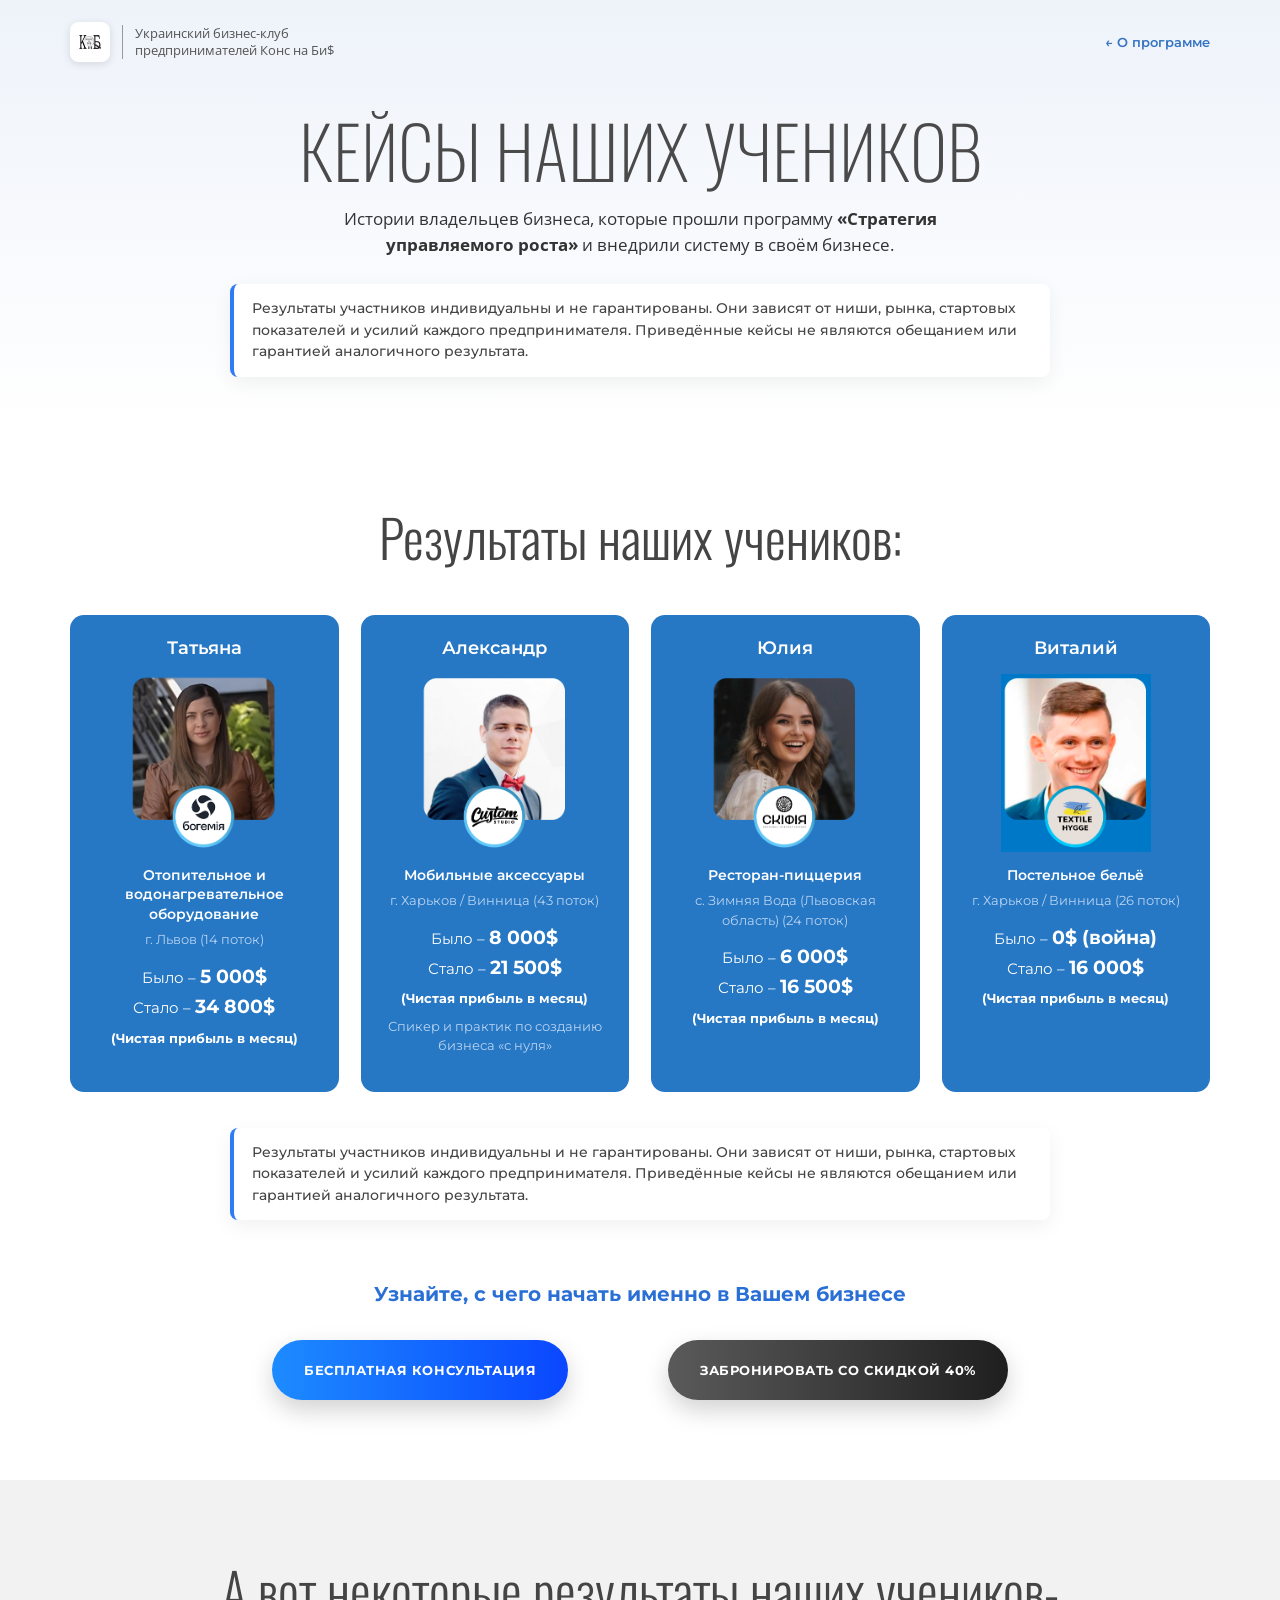
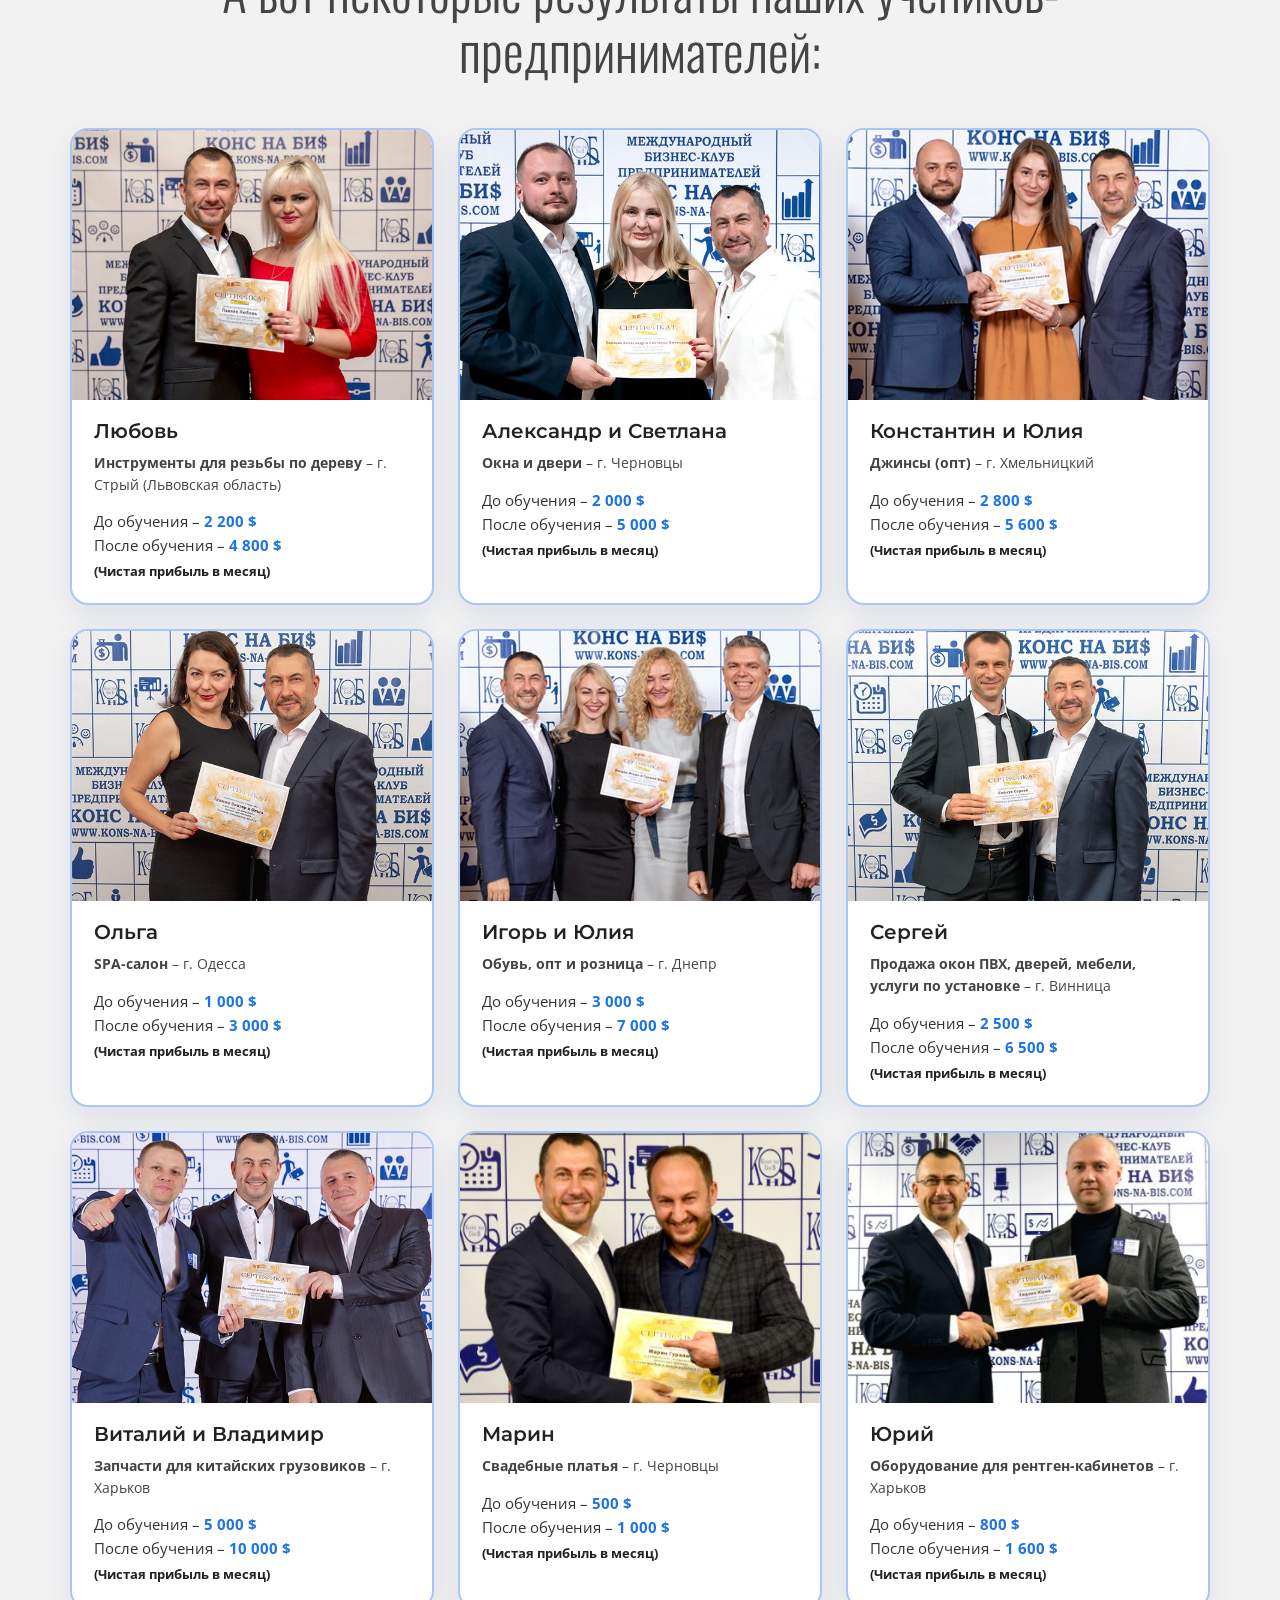
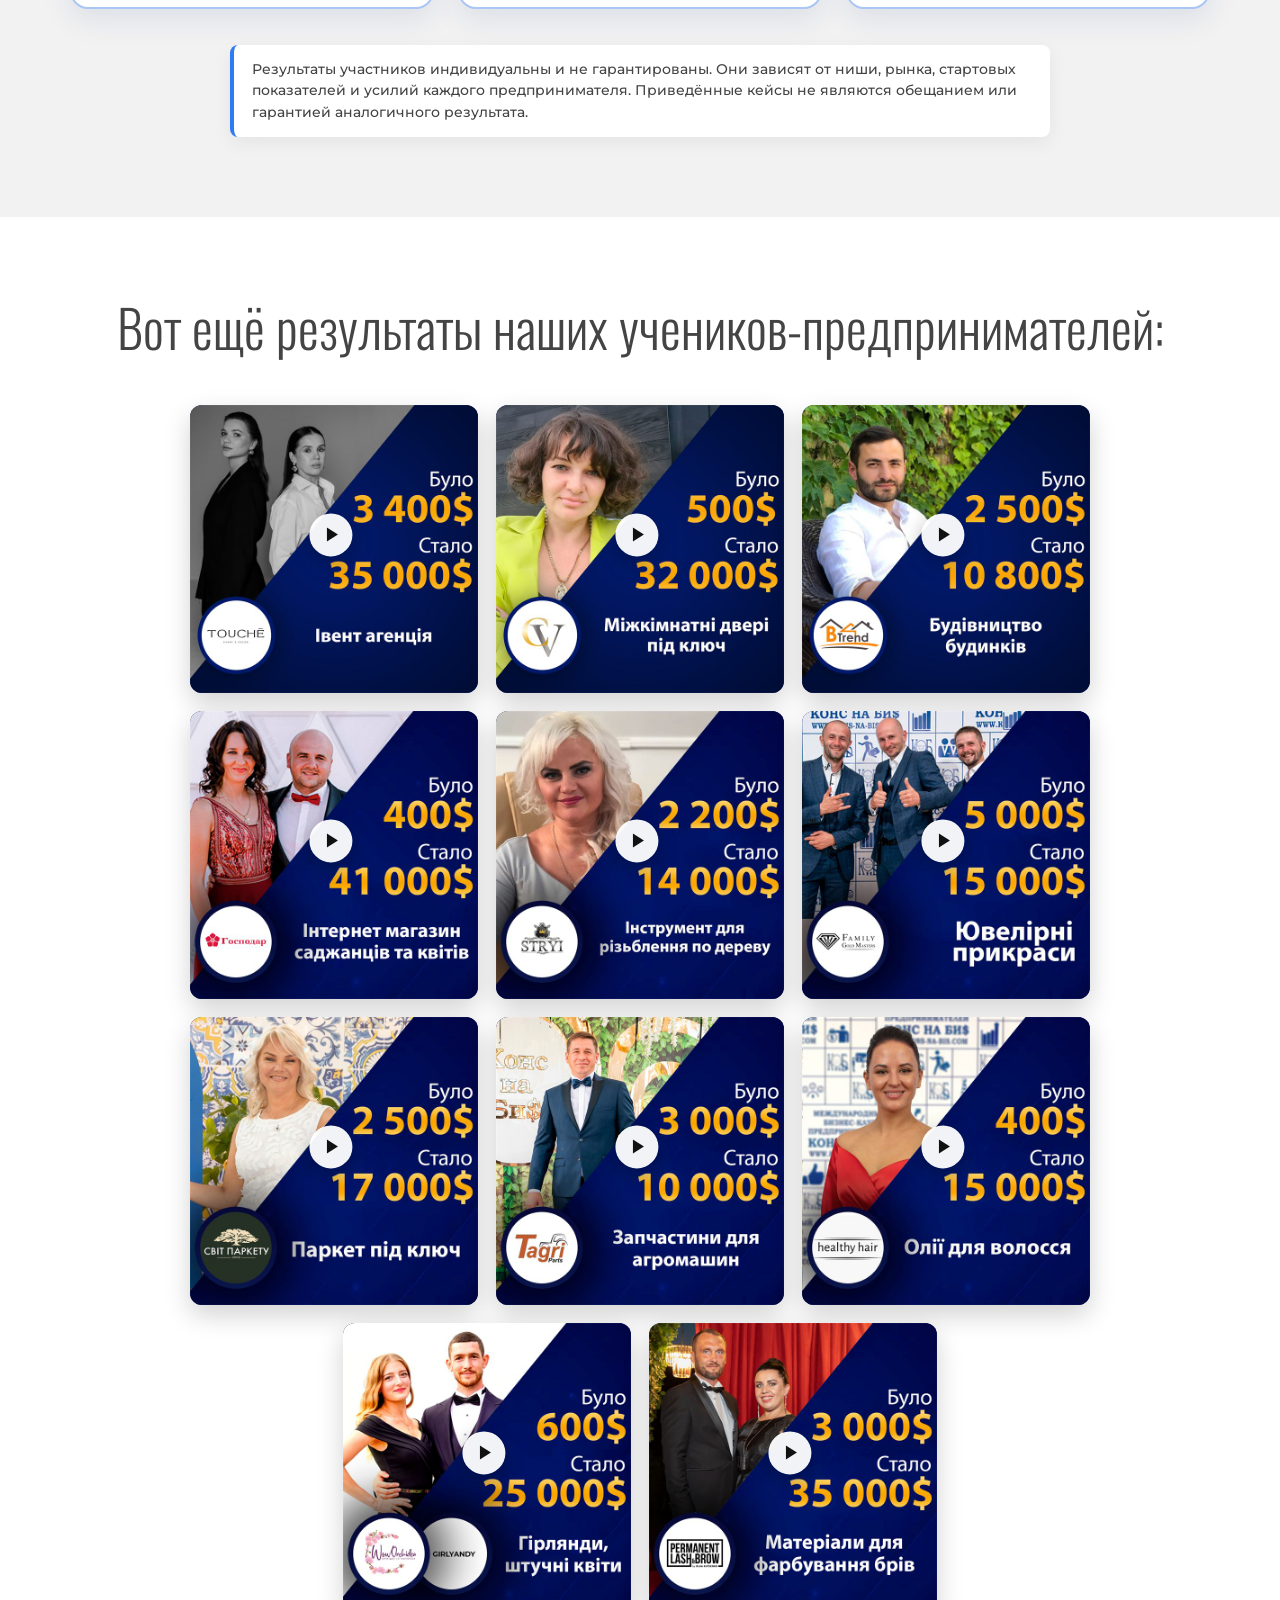
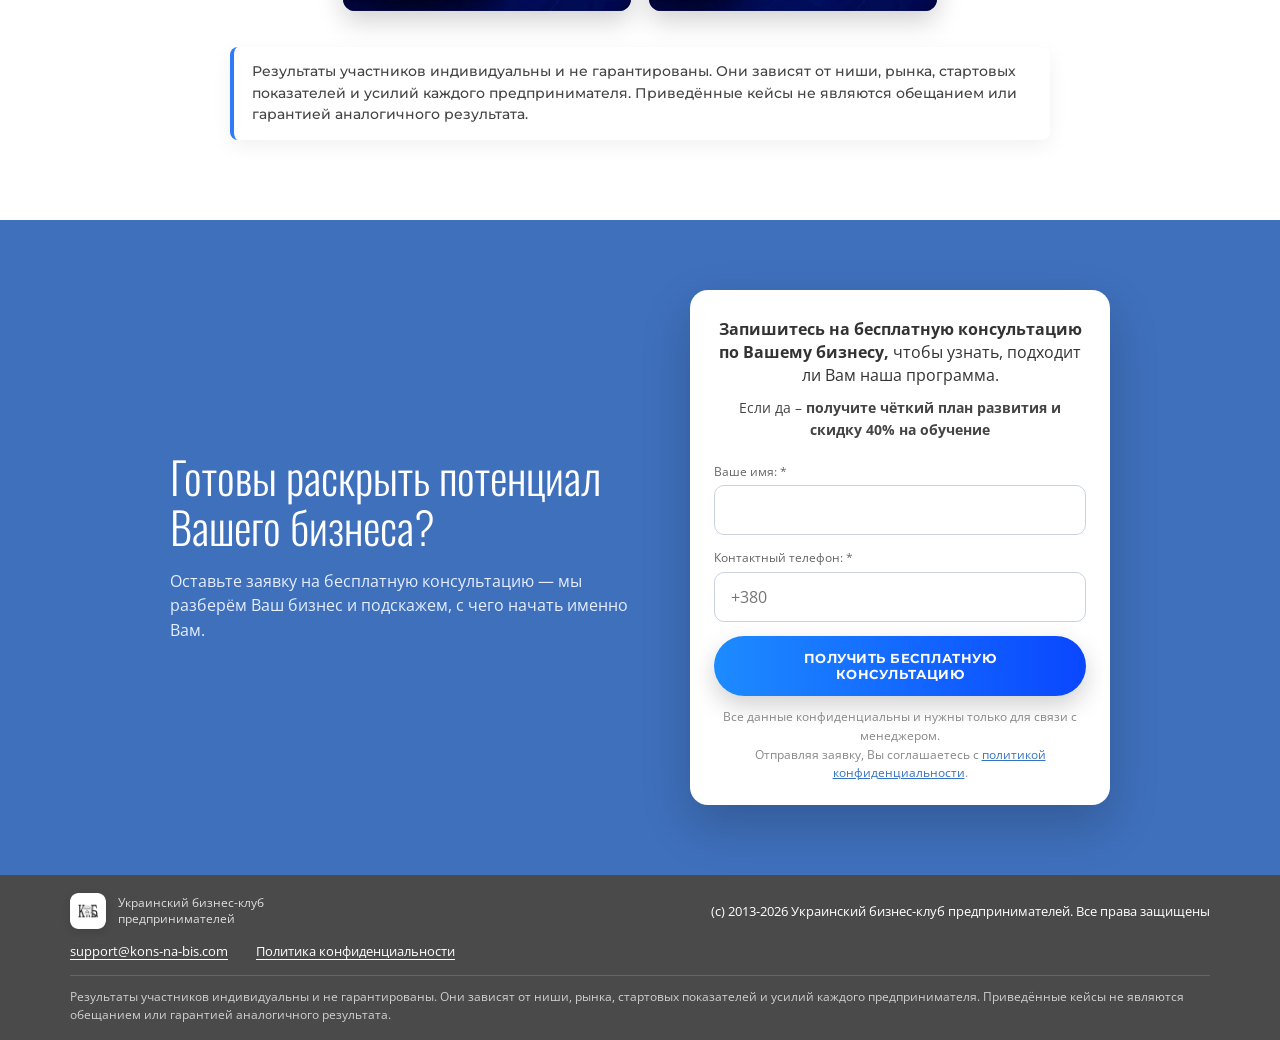
<file: kejsy.html>
<!doctype html>
<html lang="ru">
<head>
  <meta charset="utf-8">
  <meta name="viewport" content="width=device-width, initial-scale=1">
  <title>Кейсы учеников — Стратегия управляемого роста в бизнесе</title>
  <meta name="description" content="Реальные истории владельцев бизнеса, которые прошли программу «Стратегия управляемого роста» от Бизнес-Клуба Конс на Би$.">
  <meta property="og:type" content="website">
  <meta property="og:title" content="Кейсы учеников — Стратегия управляемого роста в бизнесе">
  <meta property="og:image" content="/assets/img/case-story-1.jpg">
  <link rel="icon" type="image/png" href="/assets/img/logo-kb.png">

  <link rel="preconnect" href="https://fonts.googleapis.com">
  <link rel="preconnect" href="https://fonts.gstatic.com" crossorigin>
  <link href="https://fonts.googleapis.com/css2?family=Manrope:wght@400;500&family=Montserrat:wght@400;500;600;700;800&family=Open+Sans:wght@400;600;700&family=Oswald:wght@200;300;400&display=swap" rel="stylesheet">
  <link rel="stylesheet" href="/css/styles.css">

  <!-- Google Tag Manager -->
  <script>(function(w,d,s,l,i){w[l]=w[l]||[];w[l].push({'gtm.start':
  new Date().getTime(),event:'gtm.js'});var f=d.getElementsByTagName(s)[0],
  j=d.createElement(s),dl=l!='dataLayer'?'&l='+l:'';j.async=true;j.src=
  'https://www.googletagmanager.com/gtm.js?id='+i+dl;f.parentNode.insertBefore(j,f);
  })(window,document,'script','dataLayer','GTM-WQSTVG6H');</script>
</head>
<body class="page-cases">
<noscript><iframe src="https://www.googletagmanager.com/ns.html?id=GTM-WQSTVG6H" height="0" width="0" style="display:none;visibility:hidden"></iframe></noscript>

<!-- ============ ШАПКА ============ -->
<header class="cases-hero">
  <div class="container cases-hero__top">
    <a class="brand" href="/">
      <img src="/assets/img/logo.png" alt="Конс на Би$" width="40" height="40">
      <span>Украинский бизнес-клуб<br>предпринимателей Конс на Би$</span>
    </a>
    <a class="cases-hero__back" href="/">← О программе</a>
  </div>
  <div class="container container--narrow cases-hero__body">
    <h1 class="cases-hero__title">Кейсы наших учеников</h1>
    <p class="cases-hero__lead">Истории владельцев бизнеса, которые прошли программу <b>«Стратегия управляемого роста»</b> и внедрили систему в своём бизнесе.</p>
    <p class="disclaimer">Результаты участников индивидуальны и не гарантированы. Они зависят от ниши, рынка, стартовых показателей и усилий каждого предпринимателя. Приведённые кейсы не являются обещанием или гарантией аналогичного результата.</p>
  </div>
</header>

<main>

<!-- ============ КАРТКИ УЧНІВ ============ -->
<section class="section" id="uchni">
  <div class="container">
    <h2 class="h2">Результаты наших учеников:</h2>
    <div class="students">
      <article class="student">
        <h3 class="student__name">Татьяна</h3>
        <img class="student__photo" src="/assets/img/student-tetiana.png" alt="Татьяна, «Богемия»" width="355" height="420" loading="lazy">
        <p class="student__niche">Отопительное и водонагревательное оборудование</p>
        <p class="student__city">г. Львов (14 поток)</p>
        <p class="student__nums">Было – <b>5 000$</b><br>Стало – <b>34 800$</b></p>
        <p class="student__note">(Чистая прибыль в месяц)</p>
      </article>
      <article class="student">
        <h3 class="student__name">Александр</h3>
        <img class="student__photo" src="/assets/img/student-oleksandr.png" alt="Александр, Custom Studio" width="355" height="420" loading="lazy">
        <p class="student__niche">Мобильные аксессуары</p>
        <p class="student__city">г. Харьков / Винница (43 поток)</p>
        <p class="student__nums">Было – <b>8 000$</b><br>Стало – <b>21 500$</b></p>
        <p class="student__note">(Чистая прибыль в месяц)</p>
        <p class="student__city">Спикер и практик по созданию бизнеса «с нуля»</p>
      </article>
      <article class="student">
        <h3 class="student__name">Юлия</h3>
        <img class="student__photo" src="/assets/img/student-yuliia.png" alt="Юлия, «Скифия»" width="355" height="420" loading="lazy">
        <p class="student__niche">Ресторан-пиццерия</p>
        <p class="student__city">с. Зимняя Вода (Львовская область) (24 поток)</p>
        <p class="student__nums">Было – <b>6 000$</b><br>Стало – <b>16 500$</b></p>
        <p class="student__note">(Чистая прибыль в месяц)</p>
      </article>
      <article class="student">
        <h3 class="student__name">Виталий</h3>
        <img class="student__photo" src="/assets/img/student-vitalii.png" alt="Виталий, Textile Hygge" width="355" height="420" loading="lazy">
        <p class="student__niche">Постельное бельё</p>
        <p class="student__city">г. Харьков / Винница (26 поток)</p>
        <p class="student__nums">Было – <b>0$ (война)</b><br>Стало – <b>16 000$</b></p>
        <p class="student__note">(Чистая прибыль в месяц)</p>
      </article>
    </div>
    <p class="disclaimer disclaimer--center">Результаты участников индивидуальны и не гарантированы. Они зависят от ниши, рынка, стартовых показателей и усилий каждого предпринимателя. Приведённые кейсы не являются обещанием или гарантией аналогичного результата.</p>

    <div class="cta">
      <p class="cta__text">Узнайте, с чего начать именно в Вашем бизнесе</p>
      <div class="cta__buttons">
        <button class="btn btn--blue" data-open-form="consultation">Бесплатная консультация</button>
        <button class="btn btn--dark" data-open-form="discount">Забронировать со скидкой 40%</button>
      </div>
    </div>
  </div>
</section>

<!-- ============ ІСТОРІЇ УЧНІВ ============ -->
<section class="section section--gray" id="istorii">
  <div class="container">
    <h2 class="h2">А вот некоторые результаты наших учеников-предпринимателей:</h2>
    <div class="stories">
      <article class="story">
        <img class="story__photo story__photo--top" src="/assets/img/case-story-1.jpg" alt="Любовь с Александром Морозовым" width="600" height="600" loading="lazy">
        <div class="story__body">
          <h3 class="story__name">Любовь</h3>
          <p class="story__niche"><b>Инструменты для резьбы по дереву</b> – г. Стрый (Львовская область)</p>
          <p class="story__nums">До обучения – <b>2 200 $</b><br>После обучения – <b>4 800 $</b></p>
          <p class="story__note">(Чистая прибыль в месяц)</p>
        </div>
      </article>
      <article class="story">
        <img class="story__photo story__photo--top" src="/assets/img/case-story-2.jpg" alt="Александр и Светлана с Александром Морозовым" width="600" height="600" loading="lazy">
        <div class="story__body">
          <h3 class="story__name">Александр и Светлана</h3>
          <p class="story__niche"><b>Окна и двери</b> – г. Черновцы</p>
          <p class="story__nums">До обучения – <b>2 000 $</b><br>После обучения – <b>5 000 $</b></p>
          <p class="story__note">(Чистая прибыль в месяц)</p>
        </div>
      </article>
      <article class="story">
        <img class="story__photo" src="/assets/img/case-story-3.jpg" alt="Константин и Юлия с Александром Морозовым" width="600" height="600" loading="lazy">
        <div class="story__body">
          <h3 class="story__name">Константин и Юлия</h3>
          <p class="story__niche"><b>Джинсы (опт)</b> – г. Хмельницкий</p>
          <p class="story__nums">До обучения – <b>2 800 $</b><br>После обучения – <b>5 600 $</b></p>
          <p class="story__note">(Чистая прибыль в месяц)</p>
        </div>
      </article>
      <article class="story">
        <img class="story__photo" src="/assets/img/case-story-4.jpg" alt="Ольга с Александром Морозовым" width="600" height="600" loading="lazy">
        <div class="story__body">
          <h3 class="story__name">Ольга</h3>
          <p class="story__niche"><b>SPA-салон</b> – г. Одесса</p>
          <p class="story__nums">До обучения – <b>1 000 $</b><br>После обучения – <b>3 000 $</b></p>
          <p class="story__note">(Чистая прибыль в месяц)</p>
        </div>
      </article>
      <article class="story">
        <img class="story__photo" src="/assets/img/case-story-5.jpg" alt="Игорь и Юлия с Александром Морозовым" width="600" height="600" loading="lazy">
        <div class="story__body">
          <h3 class="story__name">Игорь и Юлия</h3>
          <p class="story__niche"><b>Обувь, опт и розница</b> – г. Днепр</p>
          <p class="story__nums">До обучения – <b>3 000 $</b><br>После обучения – <b>7 000 $</b></p>
          <p class="story__note">(Чистая прибыль в месяц)</p>
        </div>
      </article>
      <article class="story">
        <img class="story__photo" src="/assets/img/case-story-6.jpg" alt="Сергей с Александром Морозовым" width="600" height="600" loading="lazy">
        <div class="story__body">
          <h3 class="story__name">Сергей</h3>
          <p class="story__niche"><b>Продажа окон ПВХ, дверей, мебели, услуги по установке</b> – г. Винница</p>
          <p class="story__nums">До обучения – <b>2 500 $</b><br>После обучения – <b>6 500 $</b></p>
          <p class="story__note">(Чистая прибыль в месяц)</p>
        </div>
      </article>
      <article class="story">
        <img class="story__photo" src="/assets/img/case-story-7.jpg" alt="Виталий и Владимир с Александром Морозовым" width="600" height="600" loading="lazy">
        <div class="story__body">
          <h3 class="story__name">Виталий и Владимир</h3>
          <p class="story__niche"><b>Запчасти для китайских грузовиков</b> – г. Харьков</p>
          <p class="story__nums">До обучения – <b>5 000 $</b><br>После обучения – <b>10 000 $</b></p>
          <p class="story__note">(Чистая прибыль в месяц)</p>
        </div>
      </article>
      <article class="story">
        <img class="story__photo" src="/assets/img/case-story-8.jpg" alt="Марин с Александром Морозовым" width="421" height="420" loading="lazy">
        <div class="story__body">
          <h3 class="story__name">Марин</h3>
          <p class="story__niche"><b>Свадебные платья</b> – г. Черновцы</p>
          <p class="story__nums">До обучения – <b>500 $</b><br>После обучения – <b>1 000 $</b></p>
          <p class="story__note">(Чистая прибыль в месяц)</p>
        </div>
      </article>
      <article class="story">
        <img class="story__photo" src="/assets/img/case-story-9.jpg" alt="Юрий с Александром Морозовым" width="422" height="418" loading="lazy">
        <div class="story__body">
          <h3 class="story__name">Юрий</h3>
          <p class="story__niche"><b>Оборудование для рентген-кабинетов</b> – г. Харьков</p>
          <p class="story__nums">До обучения – <b>800 $</b><br>После обучения – <b>1 600 $</b></p>
          <p class="story__note">(Чистая прибыль в месяц)</p>
        </div>
      </article>
    </div>
    <p class="disclaimer disclaimer--center">Результаты участников индивидуальны и не гарантированы. Они зависят от ниши, рынка, стартовых показателей и усилий каждого предпринимателя. Приведённые кейсы не являются обещанием или гарантией аналогичного результата.</p>
  </div>
</section>

<!-- ============ ВІДЕО-КЕЙСИ ============ -->
<section class="section" id="video-keisy">
  <div class="container">
    <h2 class="h2">Вот ещё результаты наших учеников-предпринимателей:</h2>
    <div class="videos">
      <button class="video-case" type="button" data-video="856386255"><img src="/assets/img/case-video-1.jpg" alt="Видео-кейс: ивент-агентство" width="640" height="640" loading="lazy"><span class="video-case__play" aria-hidden="true"></span></button>
      <button class="video-case" type="button" data-video="859759285"><img src="/assets/img/case-video-2.jpg" alt="Видео-кейс: межкомнатные двери под ключ" width="640" height="640" loading="lazy"><span class="video-case__play" aria-hidden="true"></span></button>
      <button class="video-case" type="button" data-video="859760051"><img src="/assets/img/case-video-3.jpg" alt="Видео-кейс: строительство домов" width="640" height="640" loading="lazy"><span class="video-case__play" aria-hidden="true"></span></button>
      <button class="video-case" type="button" data-video="749898769"><img src="/assets/img/case-video-4.jpg" alt="Видео-кейс: интернет-магазин саженцев и цветов" width="640" height="640" loading="lazy"><span class="video-case__play" aria-hidden="true"></span></button>
      <button class="video-case" type="button" data-video="749896238"><img src="/assets/img/case-video-5.jpg" alt="Видео-кейс: инструмент для резьбы по дереву" width="640" height="640" loading="lazy"><span class="video-case__play" aria-hidden="true"></span></button>
      <button class="video-case" type="button" data-video="749899111"><img src="/assets/img/case-video-6.jpg" alt="Видео-кейс: ювелирные украшения" width="640" height="640" loading="lazy"><span class="video-case__play" aria-hidden="true"></span></button>
      <button class="video-case" type="button" data-video="749898192"><img src="/assets/img/case-video-7.jpg" alt="Видео-кейс: паркет под ключ" width="640" height="640" loading="lazy"><span class="video-case__play" aria-hidden="true"></span></button>
      <button class="video-case" type="button" data-video="754254899"><img src="/assets/img/case-video-8.jpg" alt="Видео-кейс: запчасти для агромашин" width="640" height="640" loading="lazy"><span class="video-case__play" aria-hidden="true"></span></button>
      <button class="video-case" type="button" data-video="749898482"><img src="/assets/img/case-video-9.jpg" alt="Видео-кейс: масла для волос" width="640" height="640" loading="lazy"><span class="video-case__play" aria-hidden="true"></span></button>
      <button class="video-case" type="button" data-video="750274525"><img src="/assets/img/case-video-10.jpg" alt="Видео-кейс: гирлянды, искусственные цветы" width="640" height="640" loading="lazy"><span class="video-case__play" aria-hidden="true"></span></button>
      <button class="video-case" type="button" data-video="750297459"><img src="/assets/img/case-video-11.jpg" alt="Видео-кейс: материалы для окрашивания бровей" width="640" height="640" loading="lazy"><span class="video-case__play" aria-hidden="true"></span></button>
    </div>
    <p class="disclaimer disclaimer--center">Результаты участников индивидуальны и не гарантированы. Они зависят от ниши, рынка, стартовых показателей и усилий каждого предпринимателя. Приведённые кейсы не являются обещанием или гарантией аналогичного результата.</p>
  </div>
</section>

<!-- ============ ФОРМА ЗАЯВКИ (відкрита) ============ -->
<section class="cases-form" id="zaiavka">
  <div class="container cases-form__inner">
    <div class="cases-form__text">
      <h2 class="cases-form__title">Готовы раскрыть потенциал Вашего бизнеса?</h2>
      <p>Оставьте заявку на бесплатную консультацию — мы разберём Ваш бизнес и подскажем, с чего начать именно Вам.</p>
    </div>
    <div class="lead-box cases-form__box">
      <form class="lead-form" data-form-kind="cases" novalidate>
        <p class="lead-form__title"><b>Запишитесь на бесплатную консультацию по Вашему бизнесу,</b> чтобы узнать, подходит ли Вам наша программа.</p>
        <p class="lead-form__subtitle">Если да – <b>получите чёткий план развития и скидку 40% на обучение</b></p>

        <label class="field">
          <span>Ваше имя: *</span>
          <input type="text" name="name" autocomplete="name" required maxlength="100">
        </label>
        <label class="field">
          <span>Контактный телефон: *</span>
          <input type="tel" name="phone" autocomplete="tel" inputmode="tel" required placeholder="+380" maxlength="20">
        </label>
        <input type="text" name="website" tabindex="-1" autocomplete="off" class="hp" aria-hidden="true">
        <input type="hidden" name="form">
        <!-- Статичні поля для CRM NetHunt -->
        <input type="hidden" name="source" value="Заявка на консультацію (СКЗ новий - Google)">
        <input type="hidden" name="leadname" value="Заявка на безкоштовну консультацію: СКЗ новий - Гугл пошук">

        <p class="lead-form__error" role="alert" hidden></p>
        <button class="btn btn--blue btn--block" type="submit">Получить бесплатную консультацию</button>
        <p class="lead-form__privacy">Все данные конфиденциальны и нужны только для связи с менеджером.<br>
          Отправляя заявку, Вы соглашаетесь с <a href="https://biznes-club-knb.com/policies" target="_blank" rel="noopener">политикой конфиденциальности</a>.</p>
      </form>
      <div class="lead-thanks" hidden>
        <p class="lead-form__title"><b>Спасибо! Заявка получена.</b></p>
        <p>Наш менеджер свяжется с Вами в ближайшее время.</p>
      </div>
    </div>
  </div>
</section>

</main>

<footer class="footer">
  <div class="container footer__inner">
    <div class="brand brand--footer">
      <img src="/assets/img/logo.png" alt="Конс на Би$" width="36" height="36">
      <span>Украинский бизнес-клуб<br>предпринимателей</span>
    </div>
    <p>(c) 2013-<span data-year>2026</span> Украинский бизнес-клуб предпринимателей. Все права защищены</p>
  </div>
  <div class="container footer__links">
    <a href="mailto:support@kons-na-bis.com">support@kons-na-bis.com</a>
    <a href="https://biznes-club-knb.com/policies" target="_blank" rel="noopener">Политика конфиденциальности</a>
  </div>
  <div class="container">
    <p class="footer__disclaimer">Результаты участников индивидуальны и не гарантированы. Они зависят от ниши, рынка, стартовых показателей и усилий каждого предпринимателя. Приведённые кейсы не являются обещанием или гарантией аналогичного результата.</p>
  </div>
</footer>

<!-- ============ ВІДЕО (модальне вікно) ============ -->
<dialog class="video-modal" id="video-modal" aria-label="Видео-кейс">
  <button class="video-modal__close" type="button" aria-label="Закрыть" data-close-video>×</button>
  <div class="video-modal__frame"></div>
</dialog>

<!-- ============ ФОРМА ЗАЯВКИ (модальне вікно) ============ -->
<div class="modal" id="lead-modal" hidden>
  <div class="modal__backdrop" data-close-modal></div>
  <div class="modal__box" role="dialog" aria-modal="true" aria-labelledby="lead-modal-title">
    <button class="modal__close" data-close-modal aria-label="Закрыть">×</button>

    <div class="lead-box">
    <form class="lead-form" data-form-kind="modal" novalidate>
      <p class="lead-form__title" id="lead-modal-title"><b>Запишитесь на бесплатную консультацию по Вашему бизнесу,</b> чтобы узнать, подходит ли Вам наша программа.</p>
      <p class="lead-form__subtitle">Если да – <b>получите чёткий план развития и скидку 40% на обучение</b></p>

      <label class="field">
        <span>Ваше имя: *</span>
        <input type="text" name="name" autocomplete="name" required maxlength="100">
      </label>
      <label class="field">
        <span>Контактный телефон: *</span>
        <input type="tel" name="phone" autocomplete="tel" inputmode="tel" required placeholder="+380" maxlength="20">
      </label>
      <!-- honeypot проти ботів: людям не видно -->
      <input type="text" name="website" tabindex="-1" autocomplete="off" class="hp" aria-hidden="true">
      <input type="hidden" name="form">
      <!-- Статичні поля для CRM NetHunt -->
      <input type="hidden" name="source" value="Заявка на консультацію (СКЗ новий - Google)">
      <input type="hidden" name="leadname" value="Заявка на безкоштовну консультацію: СКЗ новий - Гугл пошук">

      <p class="lead-form__error" role="alert" hidden></p>
      <button class="btn btn--blue btn--block" type="submit">Получить бесплатную консультацию</button>
      <p class="lead-form__privacy">Все данные конфиденциальны и нужны только для связи с менеджером.<br>
        Отправляя заявку, Вы соглашаетесь с <a href="https://biznes-club-knb.com/policies" target="_blank" rel="noopener">политикой конфиденциальности</a>.</p>
    </form>

    <div class="lead-thanks" hidden>
      <p class="lead-form__title"><b>Спасибо! Заявка получена.</b></p>
      <p>Наш менеджер свяжется с Вами в ближайшее время.</p>
      <button class="btn btn--dark" data-close-modal>Закрыть</button>
    </div>
    </div>
  </div>
</div>

<script src="/js/main.js" defer></script>
<!-- AI Sales Assistant (чат-асистент) -->
<script src="https://kons-na-bis.com/wp-content/plugins/ai-sales-assistant/public/embed.js" defer></script>
</body>
</html>
</file>
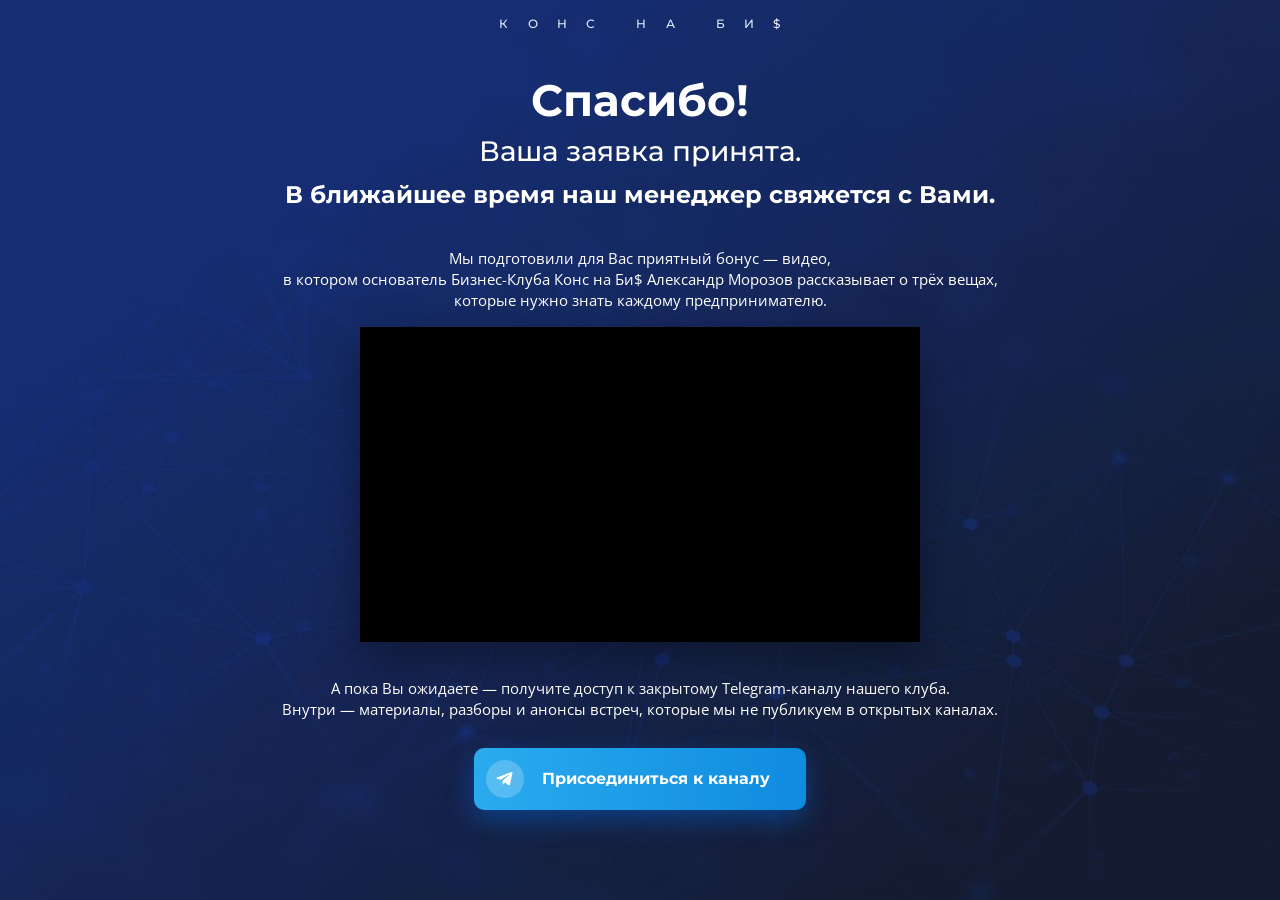
<file: thank-you.html>
<!doctype html>
<html lang="ru">
<head>
  <meta charset="utf-8">
  <meta name="viewport" content="width=device-width, initial-scale=1">
  <title>Спасибо!</title>
  <meta name="description" content="В ближайшее время наш менеджер свяжется с Вами.">
  <meta name="robots" content="noindex, nofollow">
  <link rel="icon" type="image/png" href="/assets/img/logo-kb.png">

  <link rel="preconnect" href="https://fonts.googleapis.com">
  <link rel="preconnect" href="https://fonts.gstatic.com" crossorigin>
  <link href="https://fonts.googleapis.com/css2?family=Montserrat:wght@500;600;700&family=Open+Sans:wght@400;600&display=swap" rel="stylesheet">
  <link rel="stylesheet" href="/css/thank-you.css">

  <!-- Google Tag Manager (той самий контейнер, що й на лендінгу) -->
  <script>(function(w,d,s,l,i){w[l]=w[l]||[];w[l].push({'gtm.start':
  new Date().getTime(),event:'gtm.js'});var f=d.getElementsByTagName(s)[0],
  j=d.createElement(s),dl=l!='dataLayer'?'&l='+l:'';j.async=true;j.src=
  'https://www.googletagmanager.com/gtm.js?id='+i+dl;f.parentNode.insertBefore(j,f);
  })(window,document,'script','dataLayer','GTM-WQSTVG6H');</script>

  <!-- Google Ads: конверсія «заявка» (як на сторінці подяки в Creatium) -->
  <script async src="https://www.googletagmanager.com/gtag/js?id=AW-16898385192"></script>
  <script>
    window.dataLayer = window.dataLayer || [];
    function gtag(){dataLayer.push(arguments);}
    gtag('js', new Date());
    gtag('config', 'AW-16898385192');

    // Рахуємо конверсію лише після реальної заявки: форма ставить позначку перед переходом сюди.
    // Повторне відкриття чи оновлення сторінки не створить зайвої конверсії.
    (function () {
      var fromForm = true;
      try {
        fromForm = sessionStorage.getItem('lead_submitted') === '1';
        sessionStorage.removeItem('lead_submitted');
      } catch (e) { /* сховище недоступне — рахуємо, як в оригіналі */ }
      if (fromForm) gtag('event', 'conversion', { send_to: 'AW-16898385192/BB4oCPP66MoaEKjK4_k-' });
    })();
  </script>
</head>
<body>
<noscript><iframe src="https://www.googletagmanager.com/ns.html?id=GTM-WQSTVG6H" height="0" width="0" style="display:none;visibility:hidden"></iframe></noscript>

<main class="thanks">
  <p class="thanks__brand">Конс на Би$</p>

  <h1 class="thanks__title">Спасибо!</h1>
  <p class="thanks__subtitle">Ваша заявка принята.</p>
  <p class="thanks__lead">В ближайшее время наш менеджер свяжется с Вами.</p>

  <p class="thanks__text">Мы подготовили для Вас приятный бонус — видео,<br>
    в котором основатель Бизнес-Клуба Конс на Би$ Александр Морозов рассказывает о трёх вещах,<br>
    которые нужно знать каждому предпринимателю.</p>

  <div class="thanks__video">
    <iframe src="https://player.vimeo.com/video/936726393?autoplay=1&amp;loop=0&amp;muted=1"
            title="Александр Морозов: три вещи, которые нужно знать каждому предпринимателю"
            allow="autoplay; fullscreen; picture-in-picture" allowfullscreen></iframe>
  </div>

  <p class="thanks__text">А пока Вы ожидаете — получите доступ к закрытому Telegram-каналу нашего клуба.<br>
    Внутри — материалы, разборы и анонсы встреч, которые мы не публикуем в открытых каналах.</p>

  <a class="tg-btn" href="https://t.me/+7mXOHceFdUY4MWJi" target="_blank" rel="noopener">
    <span class="tg-btn__icon" aria-hidden="true">
      <svg viewBox="0 0 24 24" width="18" height="18"><path fill="currentColor" d="M21.9 4.3 18.7 19.4c-.2 1.1-.9 1.3-1.8.8l-4.9-3.6-2.4 2.3c-.3.3-.5.5-1 .5l.3-5 9.2-8.3c.4-.4-.1-.6-.6-.2L6.1 13 1.2 11.5c-1.1-.3-1.1-1.1.2-1.6L20.5 2.6c.9-.3 1.7.2 1.4 1.7Z"/></svg>
    </span>
    Присоединиться к каналу
  </a>
</main>
</body>
</html>
</file>
<file: css/styles.css>
/* ===== Базові змінні (кольори взяті з оригінального лендінгу) ===== */
:root {
  --blue: #3674c2;
  --blue-2: #0075c6;
  --blue-btn-1: #1d8bff;
  --blue-btn-2: #0a47ff;
  --dark: #313131;
  --dark-2: #262626;
  --text: #333;
  --muted: #777;
  --gray-bg: #f2f2f2;
  --radius: 22px;
  --font-body: "Open Sans", Arial, sans-serif;
  --font-card: "Montserrat", Arial, sans-serif;
  --font-head: "Oswald", "Arial Narrow", sans-serif;
}

*, *::before, *::after { box-sizing: border-box; }
html { scroll-behavior: smooth; -webkit-text-size-adjust: 100%; }
body { margin: 0; background: #fff; color: var(--text); font: 16px/1.55 var(--font-body); overflow-x: hidden; }
img { max-width: 100%; height: auto; display: block; }
button { font: inherit; cursor: pointer; }
a { color: var(--blue); }

.container { width: 100%; max-width: 1180px; margin: 0 auto; padding: 0 20px; }
.container--narrow { max-width: 920px; }

.section { padding: 80px 0; }
.section--tight { padding: 40px 0 80px; }
.section--gray { background: var(--gray-bg); }

.h2 {
  font: 300 clamp(32px, 4.6vw, 52px)/1.15 var(--font-head);
  color: #444; text-align: center; margin: 0 0 48px;
}

/* ===== Кнопки ===== */
.btn {
  display: inline-flex; align-items: center; justify-content: center;
  min-height: 60px; padding: 14px 32px; border: 0; border-radius: 40px;
  font: 700 13px/1.25 var(--font-card); letter-spacing: .04em; text-transform: uppercase; text-align: center;
  color: #fff; box-shadow: 0 10px 24px rgba(0,0,0,.18);
  transition: transform .15s ease, box-shadow .15s ease, filter .15s ease;
}
.btn:hover { transform: translateY(-2px); filter: brightness(1.06); box-shadow: 0 14px 28px rgba(0,0,0,.22); }
.btn:active { transform: translateY(0); }
.btn--blue { background: linear-gradient(90deg, var(--blue-btn-1), var(--blue-btn-2)); }
.btn--dark { background: linear-gradient(90deg, #5a5a5a, #1f1f1f); }
.btn--block { width: 100%; }
.btn:focus-visible { outline: 3px solid #9cc3ff; outline-offset: 3px; }

/* ===== Hero ===== */
.hero {
  position: relative; min-height: 760px;
  background: #e9eef3 url("/assets/img/hero-bg.jpg") center 30% / cover no-repeat;
  padding-bottom: 180px;
}
.hero__top { padding-top: 22px; }
.brand { display: flex; align-items: center; gap: 12px; font-size: 13px; line-height: 1.3; color: #555; }
.brand img { width: 40px; height: 40px; border-radius: 8px; box-shadow: 0 2px 8px rgba(0,0,0,.12); }
.brand span { border-left: 1px solid #999; padding-left: 12px; }

.hero__body { text-align: center; padding-top: 40px; }
.hero__title {
  font: 200 clamp(38px, 6.4vw, 86px)/1.05 var(--font-head);
  text-transform: uppercase; color: #4a4a4a; margin: 0 0 40px;
}
.hero__cols { display: grid; grid-template-columns: 1fr 180px 1fr; align-items: center; gap: 20px; max-width: 900px; margin: 0 auto; }
.hero__cols--buttons { margin-top: 60px; }
.hero__lead { margin: 0; font-size: 17px; line-height: 1.5; color: #222; text-wrap: balance; }
.hero__lead--left { text-align: left; }
.hero__lead--right { text-align: right; }
.hero__cols .btn { justify-self: center; min-width: 260px; }
.hero__form { display: none; }

/* ===== Для кого ===== */
.checklist { list-style: none; margin: 0; padding: 0; display: grid; gap: 28px; }
.checklist li { position: relative; padding-left: 60px; min-height: 40px; display: flex; align-items: center; font-size: 17px; }
.checklist li::before {
  content: ""; position: absolute; left: 0; top: 50%; transform: translateY(-50%);
  width: 40px; height: 40px; background: url("/assets/img/check.png") center / contain no-repeat;
}

.banner { background: #3a6fc4; color: #eaf1ff; text-align: center; padding: 30px 0; font-size: 16px; }
.banner p { margin: 0; }

/* ===== Програма ===== */
.arrow-down { margin: -30px auto 40px; opacity: .8; }
.weeks { display: grid; grid-template-columns: 1fr 1fr; gap: 28px; }
.week {
  position: relative; overflow: hidden; border-radius: var(--radius);
  color: #fff; font-family: var(--font-card); min-height: 300px;
  display: flex; align-items: stretch;
}
.week--blue { background: var(--blue); }
.week--blue2 { background: var(--blue-2); }
.week--dark { background: var(--dark); }
.week--wide { grid-column: 1 / -1; max-width: 580px; justify-self: center; width: 100%; }
.week__text { position: relative; z-index: 1; width: 64%; padding: 28px 0 30px 28px; }
.week__num { margin: 0; font-weight: 800; font-size: 17px; }
.week__title { margin: 0 0 14px; font-weight: 800; font-size: 17px; line-height: 1.25; }
.week__text p:not(.week__num) { margin: 0; font-size: 14px; line-height: 1.6; font-weight: 400; color: rgba(255,255,255,.92); }
.week__img {
  position: absolute; right: 0; top: 50%; transform: translateY(-50%);
  width: 38%; max-height: 92%; object-fit: contain; object-position: right center;
  pointer-events: none;
  -webkit-mask-image: linear-gradient(to right, transparent 0, #000 14%);
  mask-image: linear-gradient(to right, transparent 0, #000 14%);
}

/* ===== CTA ===== */
.cta { text-align: center; margin-top: 60px; }
.cta__note { max-width: 760px; margin: 0 auto 24px; font-size: 17px; }
.cta__text { margin: 0 0 32px; font: 700 20px/1.4 var(--font-card); color: #2a6fd6; }
.cta__text--dark { color: #111; }
.cta__buttons { display: flex; flex-wrap: wrap; gap: 24px 100px; justify-content: center; }
.cta__buttons .btn { min-width: 250px; }

/* ===== Як проходить навчання ===== */
.features { display: grid; grid-template-columns: repeat(3, 1fr); gap: 50px 40px; }
.feature { display: grid; grid-template-columns: 56px 1fr; gap: 0 14px; align-content: start; }
.feature > img { width: 50px; height: auto; margin-top: 4px; }
.feature h3 { margin: 0 0 6px; font: 400 20px/1.25 var(--font-body); color: #222; }
.feature p { margin: 0; color: #555; font-size: 15px; line-height: 1.6; }
.feature__media { grid-column: 1 / -1; margin-top: 18px; }
.feature__media > img { border-radius: 8px; }
.feature__caption { text-align: center; font: 800 18px/1.3 var(--font-card) !important; color: #333 !important; margin: 0 0 12px !important; text-transform: none; }

/* Слайдер */
.slider { position: relative; }
.slider__track {
  display: flex; overflow-x: auto; scroll-snap-type: x mandatory; scrollbar-width: none;
  border-radius: 6px; background: #111;
}
.slider__track::-webkit-scrollbar { display: none; }
.slider__track img { flex: 0 0 100%; width: 100%; aspect-ratio: 16 / 10; object-fit: cover; scroll-snap-align: start; }
.slider__arrow {
  position: absolute; top: 42%; transform: translateY(-50%);
  width: 34px; height: 34px; border-radius: 50%; border: 0;
  background: #2f7bf5; color: #fff; font-size: 22px; line-height: 1; box-shadow: 0 3px 10px rgba(0,0,0,.25);
}
.slider__arrow--prev { left: -12px; }
.slider__arrow--next { right: -12px; }
.slider__dots { display: flex; justify-content: center; gap: 6px; margin-top: 12px; flex-wrap: wrap; }
.slider__dots button { width: 9px; height: 9px; border-radius: 50%; border: 1px solid #b9c7da; background: transparent; padding: 0; }
.slider__dots button[aria-current="true"] { background: #2f7bf5; border-color: #2f7bf5; }

/* ===== Про автора ===== */
.author {
  position: relative; padding: 70px 0 60px;
  background: #ececec url("/assets/img/author-bg.jpg") center top / cover no-repeat;
}
.author__title { font-weight: 400; color: #111; text-transform: none; margin-bottom: 30px; }
.author__grid { display: grid; grid-template-columns: 1fr minmax(160px, 1.1fr) 1fr; gap: 20px; align-items: start; max-width: 960px; margin: 0 auto; }
.author__col { display: grid; gap: 12px; }
.note {
  margin: 0; padding: 14px 16px; border-radius: 8px;
  background: rgba(255,255,255,.93); box-shadow: 0 6px 20px rgba(0,0,0,.08);
  font: 500 13.5px/1.5 var(--font-card); color: #222;
}
.note--wide { max-width: 660px; margin: 24px auto 0; text-align: center; font-size: 15px; }

/* ===== Експерти «Хто допоможе вам вийти на новий рівень?» ===== */
.experts { background: #000; color: #fff; padding: 70px 0 80px; font-family: "Manrope", var(--font-card); }
.experts__head { display: grid; grid-template-columns: auto 1fr auto; align-items: center; gap: 24px 48px; margin-bottom: 32px; }
.experts__title { margin: 0; max-width: 480px; font: 400 clamp(28px, 3.4vw, 38px)/1.15 "Manrope", var(--font-card); }
.experts__subtitle { margin: 0; max-width: 300px; font-size: 13px; line-height: 1.6; color: #8d8d93; }
.experts__subtitle span { color: #fff; }
.experts__arrows { display: flex; gap: 10px; }
.experts__arrow {
  width: 50px; height: 50px; border: 0; border-radius: 12px; background: #1d1d20; color: #fff;
  font-size: 20px; line-height: 1; transition: background .15s;
}
.experts__arrow:hover { background: #2c2c31; }
.experts__arrow:disabled { opacity: .35; cursor: default; }

.experts__track {
  display: flex; gap: 20px; overflow-x: auto; scroll-snap-type: x mandatory; scrollbar-width: none;
  scroll-behavior: smooth; padding-bottom: 4px;
}
.experts__track::-webkit-scrollbar { display: none; }
.expert {
  position: relative; flex: 0 0 calc((100% - 40px) / 3); scroll-snap-align: start; overflow: hidden;
  border-radius: 26px; border: 1px solid rgba(255,255,255,.14);
  background: linear-gradient(160deg, #3a3a3f 0%, #1f1f23 55%, #151518 100%);
  display: flex; flex-direction: column;
}
.expert__photo { width: 100%; aspect-ratio: 352 / 278; object-fit: cover; object-position: center top; }
.expert__body {
  position: relative; margin-top: -110px; padding: 0 24px 22px;
  background: linear-gradient(to bottom, rgba(24,24,28,0) 0, rgba(24,24,28,.7) 60px, #18181c 118px);
  flex: 1; display: flex; flex-direction: column; justify-content: flex-end;
}
.expert__name { margin: 0 0 14px; padding-top: 60px; font: 400 28px/1.15 "Manrope", var(--font-card); }
.badge { display: inline-block; width: 24px; height: 24px; vertical-align: -3px; margin-left: 4px; }
.expert__row { display: flex; align-items: flex-end; justify-content: space-between; gap: 14px; }
.expert__short { margin: 0; font-size: 12px; line-height: 1.65; color: #9a9aa1; }
.expert__more {
  flex: none; border: 0; background: none; padding: 0; color: #6d8dff; font: 500 12px/1.6 "Manrope", var(--font-card);
  text-decoration: underline; text-underline-offset: 3px;
}
.expert__more:hover { color: #9fb4ff; }

/* Модальне вікно спікера */
.expert-modal {
  width: min(600px, calc(100vw - 32px)); max-height: calc(100vh - 40px); padding: 26px 28px 30px;
  border: 1px solid rgba(255,255,255,.14); border-radius: 22px; color: #fff;
  background: linear-gradient(135deg, #202024 0%, #2a2b30 100%); box-shadow: 0 30px 80px rgba(0,0,0,.6);
  font-family: "Manrope", var(--font-card);
}
.expert-modal::backdrop { background: rgba(0,0,0,.65); }
.expert-modal__close {
  position: absolute; top: 12px; right: 14px; width: 36px; height: 36px; border: 0; border-radius: 50%;
  background: rgba(255,255,255,.08); color: #fff; font-size: 24px; line-height: 1;
}
.expert-modal__close:hover { background: rgba(255,255,255,.16); }
.expert-modal__title { margin: 0 44px 18px 0; font: 400 clamp(26px, 4vw, 34px)/1.15 "Manrope", var(--font-card); }
.expert-modal__title .badge { width: 28px; height: 28px; vertical-align: -4px; }
.expert-modal__text { font-size: 14px; line-height: 1.7; color: #e9e9ee; }
.expert-modal__text p { margin: 0 0 12px; }
.expert-modal__text ul { margin: 0 0 14px; padding-left: 18px; }
.expert-modal__text li { margin: 0 0 2px; }
.expert-modal__text li::marker { color: #ff5a78; }

/* ===== Знання та навички ===== */
.skills { display: grid; grid-template-columns: 1fr 1fr; gap: 30px 36px; }
.skill {
  background: var(--dark-2); color: #e8e8e8; border-radius: 18px; padding: 26px 34px 40px;
  text-align: center; font: 400 14.5px/1.7 var(--font-card);
}
.skill__num {
  display: inline-grid; place-items: center; width: 42px; height: 42px; border-radius: 50%;
  background: radial-gradient(circle at 35% 35%, #4fb2ff, #0a5dff); color: #fff;
  font-weight: 800; font-size: 16px; box-shadow: 0 0 16px rgba(30,140,255,.55); margin-bottom: 18px;
}
.skill p { margin: 0; }

/* ===== Гарантії ===== */
.guarantee { background: #1d1d1f; color: #fff; padding: 60px 0; }
.guarantee__inner { display: flex; align-items: center; justify-content: center; gap: 60px; max-width: 820px; }
.guarantee__title { margin: 0 0 4px; font: 600 26px/1.3 var(--font-card); letter-spacing: .06em; text-align: center; }
.guarantee__subtitle { margin: 0 0 14px; text-align: center; color: #9fb8e0; font-size: 14px; }
.guarantee p:not(.guarantee__subtitle) { margin: 0; text-align: center; font: 500 15px/1.75 var(--font-card); }
.guarantee img { width: 150px; flex: none; }

/* ===== FAQ ===== */
.faq { display: grid; gap: 20px; max-width: 600px; margin: 0 auto; }
.faq details { border: 1px solid #e3e3e3; background: #fff; }
.faq summary {
  list-style: none; cursor: pointer; position: relative; padding: 11px 16px 11px 22px;
  font: 600 13px/1.4 var(--font-body); letter-spacing: .05em; color: #333;
}
.faq summary::-webkit-details-marker { display: none; }
.faq summary::before {
  content: "+"; position: absolute; left: -11px; top: 50%; transform: translateY(-50%);
  width: 22px; height: 22px; border-radius: 50%; background: #1a73e8; color: #fff;
  display: grid; place-items: center; font: 700 18px/1 Arial, sans-serif;
}
.faq details[open] summary::before { content: "−"; }
.faq details p { margin: 0; padding: 4px 22px 18px; color: #666; font-size: 14px; }

/* ===== Фінальний блок ===== */
.final {
  position: relative; text-align: center; color: #eaf1ff; padding: 50px 0 150px;
  background: url("/assets/img/clouds-strip.jpg") center bottom / 100% auto no-repeat, #3f70bc;
}
.final__title { margin: 0 0 26px; font: 300 clamp(28px, 4vw, 40px)/1.2 var(--font-head); color: #fff; }
.final p { max-width: 560px; margin: 0 auto 16px; font-size: 15px; }
.final b { color: #fff; }
.final .btn { margin-top: 28px; min-width: 250px; }

/* ===== Футер ===== */
.footer { background: #4a4a4a; color: #fff; padding: 18px 0 16px; font-size: 13px; }
.footer__inner { display: flex; align-items: center; justify-content: space-between; gap: 20px; flex-wrap: wrap; }
.footer__inner p { margin: 0; }
.brand--footer { color: #ddd; font-size: 12px; }
.brand--footer span { border: 0; padding: 0; }
.brand--footer img { width: 36px; height: 36px; }
.footer__links { display: flex; flex-wrap: wrap; gap: 8px 28px; margin-top: 12px; font-size: 13px; }
.footer__links a { color: #fff; text-decoration: underline; text-underline-offset: 3px; }
.footer__links a:hover { color: #cfe0ff; }
.footer__disclaimer { margin: 14px 0 0; padding-top: 12px; border-top: 1px solid rgba(255,255,255,.15); color: #cfcfcf; font-size: 12px; line-height: 1.5; }

/* ===== Модальне вікно / форма ===== */
.modal { position: fixed; inset: 0; z-index: 100; display: grid; place-items: center; padding: 16px; }
.modal[hidden] { display: none; }
.modal__backdrop { position: absolute; inset: 0; background: rgba(10,20,40,.6); }
.modal__box {
  position: relative; width: 100%; max-width: 440px; max-height: calc(100vh - 32px); overflow: auto;
  background: #fff; border-radius: 16px; padding: 34px 28px 24px; box-shadow: 0 30px 60px rgba(0,0,0,.35);
  text-align: center;
}
.modal__close { position: absolute; top: 8px; right: 12px; border: 0; background: none; font-size: 30px; line-height: 1; color: #999; }
.lead-form__title { margin: 0 0 10px; font-size: 16px; line-height: 1.45; }
.lead-form__subtitle { margin: 0 0 22px; font-size: 14px; color: #444; }
.field { display: block; text-align: left; margin-bottom: 14px; }
.field span { display: block; font-size: 12px; color: #666; margin-bottom: 4px; }
.field input {
  width: 100%; height: 50px; padding: 0 16px; border: 1px solid #c9d3e0; border-radius: 10px;
  font: 16px var(--font-body); color: #222;
}
.field input:focus { outline: none; border-color: #2f7bf5; box-shadow: 0 0 0 3px rgba(47,123,245,.18); }
.field input[aria-invalid="true"] { border-color: #e04444; }
.hp { position: absolute; left: -9999px; width: 1px; height: 1px; opacity: 0; }
.lead-form__error { color: #d33; font-size: 14px; margin: 0 0 12px; }
.lead-form__privacy { margin: 12px 0 0; font-size: 12px; color: #888; }
.lead-form button[disabled] { opacity: .7; cursor: wait; }
.lead-thanks .btn { margin-top: 16px; }

/* ===== Адаптив ===== */
@media (max-width: 960px) {
  .expert { flex-basis: calc((100% - 20px) / 2); }
  .features { grid-template-columns: 1fr 1fr; }
  .author__grid { grid-template-columns: 1fr 1fr; }
  .author__photo { display: none; }
}

@media (max-width: 760px) {
  .section { padding: 56px 0; }
  .h2 { margin-bottom: 32px; }

  .hero { min-height: 0; padding-bottom: 60px; background-position: 50% -100px; background-size: auto 900px; }
  .hero__body { padding-top: 26px; }
  .hero__title { margin-bottom: 110px; }
  .hero__cols { grid-template-columns: 1fr; gap: 14px; }
  .hero__cols--buttons { margin-top: 20px; }
  .hero__rocket-space { display: none; }
  .hero__lead--left, .hero__lead--right {
    text-align: center; background: rgba(255,255,255,.9); border-radius: 12px; padding: 14px 16px;
    box-shadow: 0 8px 24px rgba(0,0,0,.08); font-size: 15px;
  }
  .hero__cols .btn { width: 100%; min-width: 0; }
  /* На мобільних замість двох кнопок — відкрита форма (як в оригіналі) */
  .hero__lead--left, .hero__cols--buttons { display: none; }
  .hero__form {
    display: block; margin-top: 22px; text-align: center;
    background: rgba(255,255,255,.94); border-radius: 18px; padding: 24px 18px 18px;
    box-shadow: 0 10px 30px rgba(0,0,0,.12);
  }

  .checklist li { font-size: 15px; padding-left: 52px; }
  .checklist li::before { width: 34px; height: 34px; }

  .weeks { grid-template-columns: 1fr; gap: 18px; }
  .week { min-height: 0; }
  .week__text { width: 74%; padding: 22px 0 24px 20px; }
  .week__text p:not(.week__num) { font-size: 13px; }
  .week__img { width: 34%; }
  .week--wide { max-width: none; }

  .cta__buttons { flex-direction: column; align-items: stretch; gap: 16px; }
  .cta__buttons .btn { min-width: 0; }
  .cta__text { font-size: 18px; }

  .features { grid-template-columns: 1fr; gap: 36px; }

  /* Заголовок над фото, а не поверх нього: фото зсунуте вниз, верх плавно зливається з фоном */
  .author {
    padding-top: 36px;
    background:
      linear-gradient(to bottom, #e6e6e6 0, #e6e6e6 84px, rgba(230,230,230,0) 150px),
      url("/assets/img/author-bg.jpg") 62% 84px / auto 520px no-repeat,
      #e6e6e6;
  }
  .author__title { margin-bottom: 380px; }
  .author__grid { grid-template-columns: 1fr; gap: 12px; }

  .experts { padding: 56px 0 60px; }
  .experts__head { grid-template-columns: 1fr; gap: 14px; }
  .experts__arrows { display: none; }
  .experts__track { gap: 14px; margin: 0 -20px; padding: 0 20px 4px; scroll-padding: 0 20px; }
  .expert { flex-basis: 78%; }
  .expert__name { font-size: 24px; }
  .skills { grid-template-columns: 1fr; gap: 18px; }
  .skill { padding: 22px 20px 28px; }

  .guarantee__inner { flex-direction: column-reverse; gap: 24px; }
  .guarantee img { width: 110px; }

  .final { padding-bottom: 110px; background-size: 200% auto, auto; }
  .footer__inner, .footer__links { justify-content: center; text-align: center; }
}

/* ===== Плашки з посиланням на кейси (лендинг, коригування 19.10.2026) ===== */
.avatars { display: flex; align-items: center; }
.avatars img, .avatars__more {
  width: 58px; height: 58px; border-radius: 50%; border: 3px solid #fff; object-fit: cover;
  box-shadow: 0 4px 12px rgba(0,0,0,.18); flex: none;
}
.avatars > * + * { margin-left: -14px; }
.avatars__more {
  display: grid; place-items: center; background: #0d3a8c; color: #fff;
  font: 700 17px/1 var(--font-card); letter-spacing: -.01em;
}
.stars { color: #ffc531; font-size: 22px; letter-spacing: 3px; line-height: 1; }
.btn--white { background: #fff; color: #0a47ff; }
.btn__arrow { margin-left: 10px; font-size: 18px; line-height: 1; }
.btn[id^="click-cases"] { text-decoration: none; }

/* Блоки 1 і 2 — на всю ширину екрана */
.cases-band { position: relative; overflow: hidden; padding: 44px 0; color: #fff; }
.cases-band--blue { background: linear-gradient(115deg, #1d6ff2 0%, #1257e0 55%, #0b45c9 100%); }
.cases-band--dark { background: linear-gradient(115deg, #34353a 0%, #222327 60%, #18191c 100%); }
.cases-band::after {
  content: ""; position: absolute; right: -120px; top: -140px; width: 420px; height: 420px; border-radius: 50%;
  background: rgba(255,255,255,.05); pointer-events: none;
}
.cases-band__inner { position: relative; z-index: 1; display: grid; align-items: center; gap: 24px 48px; }
.cases-band__inner--split { grid-template-columns: auto 1fr auto; gap: 24px 40px; }
.cases-band__inner--split .avatars img { width: 50px; height: 50px; }
.cases-band__inner--split .avatars > * + * { margin-left: -12px; }
.cases-band__inner--split .cases-band__title { font-size: clamp(24px, 2.4vw, 31px); }
.cases-band__inner--wide { grid-template-columns: 1fr auto; }
.cases-band__proof { display: flex; flex-direction: column; gap: 12px; }
.cases-band__rating { display: flex; flex-direction: column; gap: 6px; margin: 0; font: 400 14px/1.4 var(--font-card); color: rgba(255,255,255,.9); }
.cases-band__rating--inline { flex-direction: row; align-items: center; flex-wrap: wrap; gap: 6px 14px; margin-bottom: 12px; }
.cases-band__title { margin: 0 0 10px; font: 700 clamp(24px, 2.8vw, 34px)/1.2 var(--font-card); }
.cases-band__sub { margin: 0; max-width: 660px; font: 400 16px/1.55 var(--font-card); color: rgba(255,255,255,.88); }
.cases-band__action { display: flex; flex-direction: column; align-items: center; gap: 18px; }
.cases-band .btn { min-width: 280px; min-height: 64px; }
.cases-band--dark .avatars__more { background: #1a56d6; }

/* Блок 3 — картка з відступами */
.cases-promo { padding: 10px 0 70px; }
.cases-promo--gray { background: var(--gray-bg); }
.cases-card {
  display: flex; flex-direction: column; align-items: center; text-align: center;
  max-width: 900px; margin: 0 auto; padding: 34px 30px 38px; border-radius: 24px;
  background: #fff; border: 1px solid #cfe0fb; box-shadow: 0 18px 44px rgba(20,60,140,.1);
}
.cases-card .avatars { margin-bottom: 14px; }
.cases-card .avatars img { border-color: #fff; }
.cases-card__proof { margin: 8px 0 14px; font: 400 15px/1.4 var(--font-card); color: #444; }
.cases-card__title { margin: 0 0 10px; font: 700 clamp(24px, 3vw, 34px)/1.2 var(--font-card); color: #12357e; }
.cases-card__sub { margin: 0 0 24px; font: 400 16px/1.55 var(--font-card); color: #444; }
.cases-card .btn { min-width: 320px; min-height: 64px; }

/* ===== Сторінка кейсів ===== */
.cases-hero { background: linear-gradient(180deg, #eef3fa 0%, #fff 100%); padding-bottom: 50px; }
.cases-hero__top { display: flex; align-items: center; justify-content: space-between; gap: 16px; padding-top: 22px; }
.cases-hero .brand { text-decoration: none; }
.cases-hero__back { font: 600 13px/1.3 var(--font-card); text-decoration: none; }
.cases-hero__back:hover { text-decoration: underline; }
.cases-hero__body { text-align: center; padding-top: 50px; }
.cases-hero__title { margin: 0 0 18px; font: 200 clamp(38px, 6vw, 72px)/1.05 var(--font-head); text-transform: uppercase; color: #4a4a4a; }
.cases-hero__lead { max-width: 680px; margin: 0 auto 26px; font-size: 17px; color: #333; }

.disclaimer {
  max-width: 820px; margin: 0 auto; padding: 14px 18px; border-left: 4px solid #2f7bf5; border-radius: 8px;
  background: #fff; box-shadow: 0 6px 20px rgba(0,0,0,.06); text-align: left;
  font: 500 13.5px/1.6 var(--font-card); color: #444;
}
.disclaimer--center { margin-top: 36px; }

.students { display: grid; grid-template-columns: repeat(4, 1fr); gap: 22px; }
.student {
  display: flex; flex-direction: column; align-items: center; padding: 22px 18px 24px; border-radius: 14px;
  background: #2677c4; color: #fff; text-align: center; font-family: var(--font-card);
}
.student__name { margin: 0 0 14px; font: 600 18px/1.3 var(--font-card); }
.student__photo { width: 150px; margin-bottom: 14px; }
.student__niche { margin: 0 0 6px; font-weight: 600; font-size: 14px; line-height: 1.4; }
.student__city { margin: 0 0 12px; font-size: 12.5px; color: #b9d4f2; }
.student__nums { margin: 0 0 6px; font-size: 15px; line-height: 1.6; }
.student__nums b { font-size: 19px; }
.student__note { margin: 0 0 8px; font-size: 12.5px; font-weight: 700; }

.stories { display: grid; grid-template-columns: repeat(3, 1fr); gap: 24px; }
.story { overflow: hidden; border-radius: 18px; background: #fff; box-shadow: 0 10px 30px rgba(20,60,140,.1); border: 2px solid #a9c6f5; }
.story__photo { width: 100%; aspect-ratio: 4 / 3; object-fit: cover; object-position: center 30%; }
.story__photo--top { object-position: center top; }
.story__body { padding: 18px 22px 22px; font-family: var(--font-body); }
.story__name { margin: 0 0 8px; font: 600 20px/1.3 var(--font-card); color: #222; }
.story__niche { margin: 0 0 14px; font-size: 14px; color: #444; }
.story__nums { margin: 0 0 4px; font-size: 15px; line-height: 1.6; color: #333; }
.story__nums b { color: #1a73e8; }
.story__note { margin: 0; font-size: 13px; font-weight: 700; color: #222; }

.videos { display: flex; flex-wrap: wrap; justify-content: center; gap: 18px; max-width: 900px; margin: 0 auto; }
.video-case { flex: 0 0 calc((100% - 36px) / 3); position: relative; padding: 0; border: 0; border-radius: 12px; overflow: hidden; background: #0a1a5c; box-shadow: 0 10px 26px rgba(0,0,0,.18); }
.video-case img { width: 100%; aspect-ratio: 1; object-fit: cover; transition: transform .25s ease; }
.video-case:hover img { transform: scale(1.03); }
.video-case:focus-visible { outline: 3px solid #9cc3ff; outline-offset: 3px; }
.video-case__play {
  position: absolute; left: 49%; top: 45%; width: 15%; aspect-ratio: 1; transform: translate(-50%, -50%);
  border-radius: 50%; background: rgba(255,255,255,.95); box-shadow: 0 6px 20px rgba(0,0,0,.3);
}
.video-case__play::after {
  content: ""; position: absolute; left: 54%; top: 50%; transform: translate(-50%, -50%);
  border-style: solid; border-width: 7px 0 7px 11px; border-color: transparent transparent transparent #111;
}

.video-modal { width: min(900px, calc(100vw - 24px)); padding: 0; border: 0; border-radius: 14px; background: #000; overflow: visible; }
.video-modal::backdrop { background: rgba(0,0,0,.75); }
.video-modal__frame { position: relative; aspect-ratio: 16 / 9; }
.video-modal__frame iframe { position: absolute; inset: 0; width: 100%; height: 100%; border: 0; border-radius: 14px; }
.video-modal__close {
  position: absolute; right: 0; top: -46px; width: 38px; height: 38px; border: 0; border-radius: 50%;
  background: rgba(255,255,255,.15); color: #fff; font-size: 26px; line-height: 1;
}
.video-modal__close:hover { background: rgba(255,255,255,.28); }

.cases-form { padding: 70px 0; background: #3f70bc; color: #fff; }
.cases-form__inner { display: grid; grid-template-columns: 1fr 420px; gap: 40px; align-items: center; max-width: 980px; }
.cases-form__title { margin: 0 0 16px; font: 300 clamp(30px, 4vw, 44px)/1.15 var(--font-head); }
.cases-form__text p { margin: 0; font-size: 16px; color: #e6eeff; }
.cases-form__box { background: #fff; color: var(--text); border-radius: 18px; padding: 28px 24px 22px; text-align: center; box-shadow: 0 20px 50px rgba(0,0,0,.2); }

@media (max-width: 960px) {
  .students { grid-template-columns: repeat(2, 1fr); }
  .stories { grid-template-columns: repeat(2, 1fr); }
}

@media (max-width: 760px) {
  .cases-band { padding: 34px 0; }
  .cases-band__inner--split, .cases-band__inner--wide { grid-template-columns: 1fr; text-align: center; gap: 20px; }
  .cases-band__proof, .cases-band__action { align-items: center; }
  .cases-band__rating--inline { flex-direction: column; justify-content: center; }
  .cases-band__sub { margin: 0 auto; }
  .cases-band .btn, .cases-card .btn { min-width: 0; width: 100%; }
  .avatars img, .avatars__more { width: 46px; height: 46px; }
  .avatars > * + * { margin-left: -12px; }
  .avatars__more { font-size: 14px; }
  .cases-promo { padding: 0 0 50px; }
  .cases-card { padding: 28px 20px 30px; }

  .cases-hero__body { padding-top: 34px; }
  .cases-hero__back { font-size: 13px; }
  .cases-hero .brand span { display: none; }
  .students { grid-template-columns: 1fr; max-width: 340px; margin: 0 auto; }
  .stories { grid-template-columns: 1fr; }
  .videos { gap: 12px; }
  .video-case { flex-basis: calc((100% - 12px) / 2); }
  .video-case__play::after { border-width: 5px 0 5px 8px; }
  .cases-form { padding: 50px 0; }
  .cases-form__inner { grid-template-columns: 1fr; text-align: center; }
}
</file>
<file: css/thank-you.css>
/* Сторінка подяки — дизайн як на сторінці подяки в Creatium */
*, *::before, *::after { box-sizing: border-box; }
html, body { margin: 0; }
body {
  min-height: 100vh; color: #fff; font: 15px/1.5 "Open Sans", Arial, sans-serif;
  background: #152963 url("/assets/img/thanks-bg.jpg") center top / cover no-repeat;
  background-color: #151c32;
}

.thanks { max-width: 760px; margin: 0 auto; padding: 18px 20px 70px; text-align: center; }

.thanks__brand {
  margin: 0 0 44px; font: 500 12px/1 "Montserrat", Arial, sans-serif;
  letter-spacing: 1.6em; text-transform: uppercase; padding-left: 1.6em; color: #e6ebff;
}
.thanks__title { margin: 0; font: 700 clamp(34px, 5vw, 44px)/1.2 "Montserrat", Arial, sans-serif; }
.thanks__subtitle { margin: 6px 0 10px; font: 500 clamp(20px, 3vw, 28px)/1.3 "Montserrat", Arial, sans-serif; }
.thanks__lead { margin: 0 0 36px; font: 700 clamp(17px, 2.4vw, 24px)/1.35 "Montserrat", Arial, sans-serif; }
.thanks__text { margin: 0 0 16px; font-size: 15px; line-height: 1.4; }

.thanks__video {
  position: relative; width: 100%; max-width: 560px; margin: 0 auto 36px;
  aspect-ratio: 16 / 9; background: #000; box-shadow: 0 16px 40px rgba(0,0,0,.35);
}
.thanks__video iframe { position: absolute; inset: 0; width: 100%; height: 100%; border: 0; }

.tg-btn {
  display: inline-flex; align-items: center; gap: 18px; margin-top: 12px;
  padding: 12px 36px 12px 12px; border-radius: 10px;
  background: linear-gradient(90deg, #2aabee, #0f8be0); color: #fff; text-decoration: none;
  font: 700 16px/1 "Montserrat", Arial, sans-serif;
  box-shadow: 0 10px 26px rgba(0,120,255,.35); transition: transform .15s, filter .15s;
}
.tg-btn:hover { transform: translateY(-2px); filter: brightness(1.07); }
.tg-btn:focus-visible { outline: 3px solid #9cd8ff; outline-offset: 3px; }
.tg-btn__icon {
  display: grid; place-items: center; width: 38px; height: 38px; border-radius: 50%;
  background: rgba(255,255,255,.22);
}

@media (max-width: 760px) {
  .thanks { padding-top: 16px; }
  .thanks__brand { margin-bottom: 30px; letter-spacing: 1em; padding-left: 1em; }
  .thanks__text br { display: none; }
  .tg-btn { width: 100%; justify-content: center; padding-right: 20px; }
}
</file>
